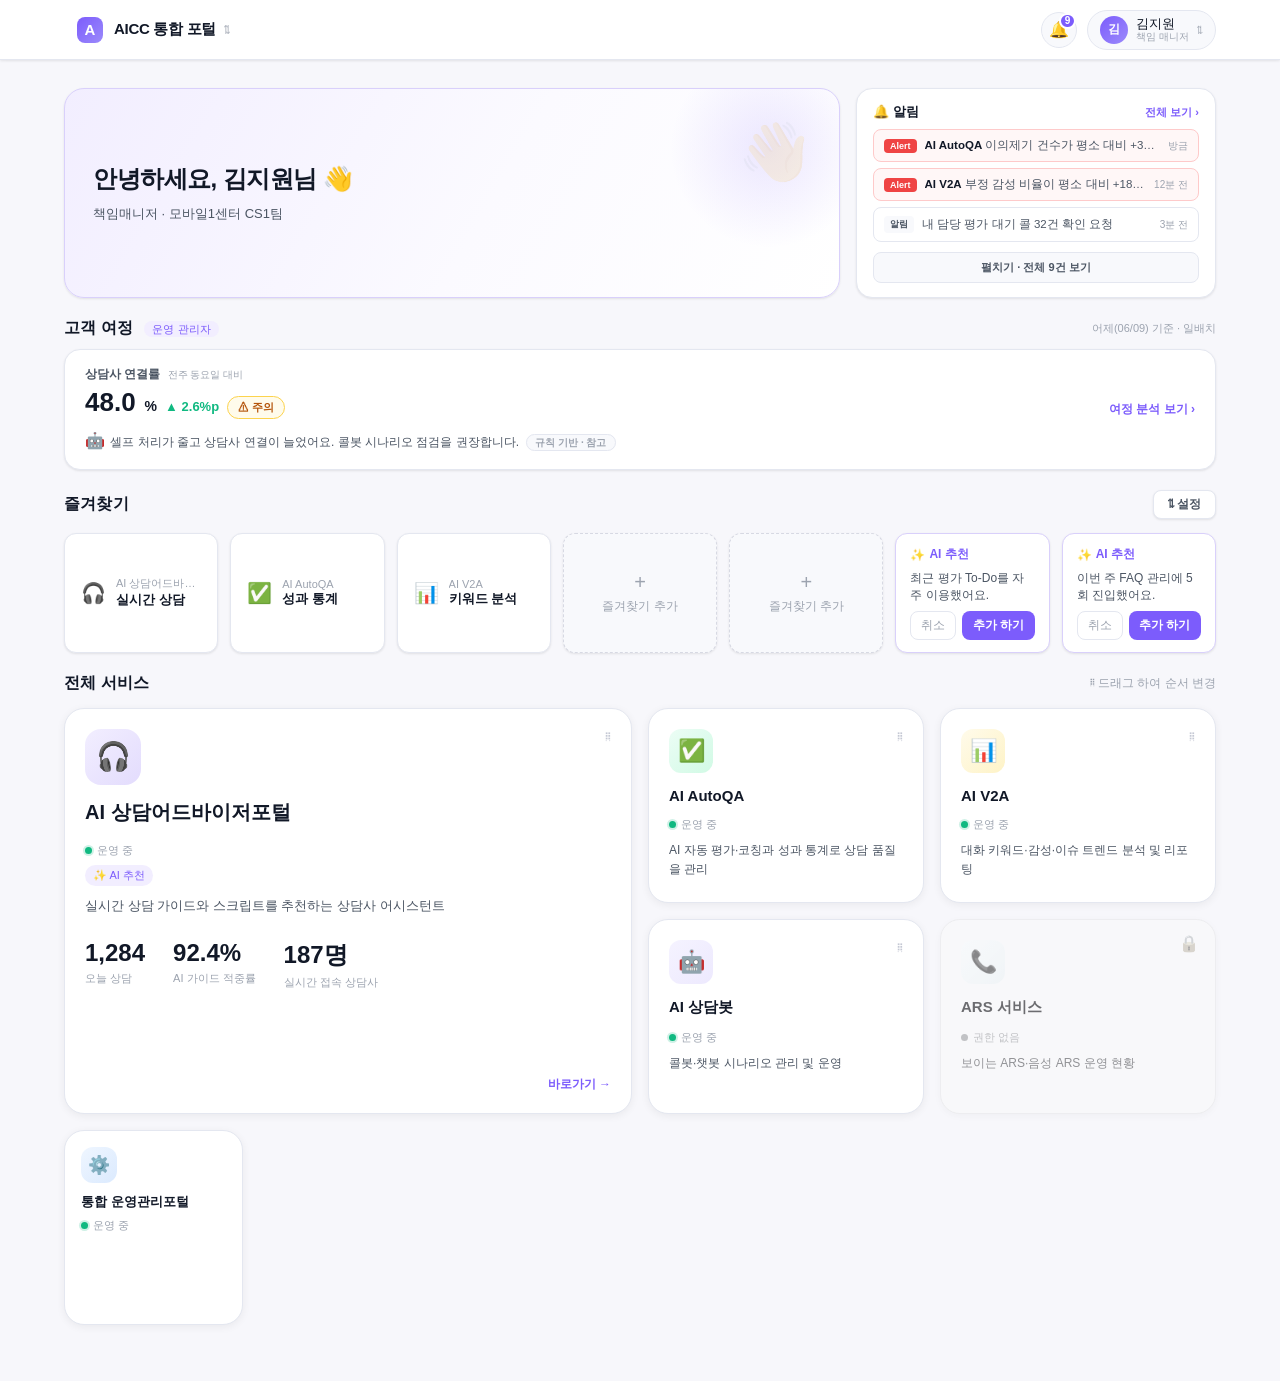
<file: index.html>
<!DOCTYPE html>
<html lang="ko">
<head>
  <meta charset="UTF-8" />
  <meta name="viewport" content="width=device-width, initial-scale=1.0" />
  <title>AICC 통합 포털</title>
  <link rel="stylesheet" href="style.css" />
</head>
<body>

<!-- GNB (고정) -->
<nav class="gnb">
  <div class="gnb-left">
    <div class="service-switcher" id="switcherBtn" onclick="toggleSwitcher()">
      <div class="gnb-logo">
        <span class="logo-mark">A</span><span class="logo-aicc">AICC 통합 포털</span>
      </div>
      <span class="switcher-arrow">⇅</span>
      <div class="switcher-dropdown">
        <div class="switcher-item active"><span class="status-dot green"></span> AI 상담어드바이저포털</div>
        <div class="switcher-item"><span class="status-dot green"></span> AI AutoQA</div>
        <div class="switcher-item"><span class="status-dot green"></span> AI V2A</div>
        <div class="switcher-item"><span class="status-dot green"></span> AI 상담봇</div>
        <div class="switcher-item"><span class="status-dot green"></span> 통합 운영관리포털</div>
      </div>
    </div>
  </div>
  <div class="gnb-right">
    <div class="gnb-icon-btn" title="알림" onclick="showToast('알림 게시판으로 이동합니다.')">
      <span class="icon">🔔</span>
      <span class="pulse-badge">9</span>
    </div>
    <div class="gnb-profile" onclick="toggleProfile()">
      <div class="avatar">김</div>
      <div class="profile-text">
        <span class="profile-name">김지원</span>
        <span class="profile-role-sm">책임 매니저</span>
      </div>
      <span class="profile-arrow">⇅</span>
      <div class="profile-dropdown">
        <div class="profile-info">
          <div class="profile-name-full">김지원</div>
          <div class="profile-role">책임매니저 · 모바일1센터 CS1팀</div>
        </div>
        <hr class="dropdown-divider"/>
        <div class="dropdown-item">설정</div>
        <div class="dropdown-item logout" onclick="showToast('로그아웃 되었습니다.')">로그아웃</div>
      </div>
    </div>
  </div>
</nav>

<!-- 메인 콘텐츠 -->
<main class="main-content">

  <!-- Hero 카드 + 통합 알림 (상단 공통 행) -->
  <div class="hero-row">
    <section class="hero-card">
      <div class="hero-card-main">
        <h1 class="hero-greeting">안녕하세요, 김지원님 👋</h1>
        <p class="hero-sub">책임매니저 · 모바일1센터 CS1팀</p>
      </div>
      <div class="hero-deco"></div>
    </section>

    <!-- 통합 알림 영역 (이상알림 + 서비스 알림) -->
    <aside class="notif-panel">
      <div class="notif-head">
        <span class="notif-title">🔔 알림</span>
        <span class="notif-more" onclick="showToast('알림 게시판으로 이동합니다.')">전체 보기 ›</span>
      </div>
      <div class="notif-list">
        <div class="notif-item alert" onclick="showToast('알림 게시판으로 이동합니다.')">
          <span class="ni-tag alert">Alert</span>
          <span class="ni-text"><strong>AI AutoQA</strong> 이의제기 건수가 평소 대비 +34% 급증</span>
          <span class="ni-time">방금</span>
        </div>
        <div class="notif-item alert" onclick="showToast('알림 게시판으로 이동합니다.')">
          <span class="ni-tag alert">Alert</span>
          <span class="ni-text"><strong>AI V2A</strong> 부정 감성 비율이 평소 대비 +18% 상승</span>
          <span class="ni-time">12분 전</span>
        </div>
        <div class="notif-item" onclick="showToast('알림 게시판으로 이동합니다.')">
          <span class="ni-tag">알림</span>
          <span class="ni-text">내 담당 평가 대기 콜 32건 확인 요청</span>
          <span class="ni-time">3분 전</span>
        </div>
      </div>
      <button class="notif-expand" onclick="showToast('알림 게시판으로 이동합니다.')">펼치기 · 전체 9건 보기</button>
    </aside>
  </div>

  <!-- 고객 여정 최소 신호 (운영 관리자 전용 슬림 스트립) -->
  <section class="digest-strip">
    <div class="digest-head">
      <span class="section-title">고객 여정 <span class="ai-chip">운영 관리자</span></span>
      <span class="funnel-updated">어제(06/09) 기준 · 일배치</span>
    </div>
    <div class="digest-card" onclick="location.href='funnel.html'">
      <div class="digest-left">
        <div class="dg-label">상담사 연결률 <span class="dg-sub">전주 동요일 대비</span></div>
        <div class="dg-value">48.0<small>%</small> <span class="dg-trend up bad">▲ 2.6%p</span> <span class="dg-flag warn">⚠ 주의</span></div>
        <div class="digest-insight"><span class="fi-icon">🤖</span> <span>셀프 처리가 줄고 상담사 연결이 늘었어요. 콜봇 시나리오 점검을 권장합니다.</span> <span class="fi-label">규칙 기반 · 참고</span></div>
      </div>
      <span class="digest-link">여정 분석 보기 ›</span>
    </div>
  </section>

  <!-- 즐겨찾기 -->
  <section class="pinned-section">
    <div class="section-header">
      <span class="section-title">즐겨찾기</span>
      <button class="btn-setting" onclick="openFavModal()">⇅ 설정</button>
    </div>
    <div class="pinned-grid" id="pinnedGrid">
      <div class="pinned-card" onclick="showToast('AI 상담어드바이저포털 › 실시간 상담으로 이동합니다.')">
        <span class="pinned-icon">🎧</span>
        <div class="pinned-info"><div class="pinned-service">AI 상담어드바이저포털</div><div class="pinned-menu">실시간 상담</div></div>
      </div>
      <div class="pinned-card" onclick="showToast('AI AutoQA › 성과 통계로 이동합니다.')">
        <span class="pinned-icon">✅</span>
        <div class="pinned-info"><div class="pinned-service">AI AutoQA</div><div class="pinned-menu">성과 통계</div></div>
      </div>
      <div class="pinned-card" onclick="showToast('AI V2A › 키워드 분석으로 이동합니다.')">
        <span class="pinned-icon">📊</span>
        <div class="pinned-info"><div class="pinned-service">AI V2A</div><div class="pinned-menu">키워드 분석</div></div>
      </div>
      <div class="pinned-card empty" onclick="openFavModal()"><span class="pinned-add">+</span><span class="empty-text">즐겨찾기 추가</span></div>
      <div class="pinned-card empty" onclick="openFavModal()"><span class="pinned-add">+</span><span class="empty-text">즐겨찾기 추가</span></div>
      <div class="reco-card">
        <div class="reco-head"><span class="reco-spark">✨</span> AI 추천</div>
        <div class="reco-text">최근 평가 To-Do를 자주 이용했어요.</div>
        <div class="reco-btns"><button class="reco-cancel" onclick="dismissReco(this)">취소</button><button class="reco-add" onclick="addReco(this,'평가 To-Do')">추가 하기</button></div>
      </div>
      <div class="reco-card">
        <div class="reco-head"><span class="reco-spark">✨</span> AI 추천</div>
        <div class="reco-text">이번 주 FAQ 관리에 5회 진입했어요.</div>
        <div class="reco-btns"><button class="reco-cancel" onclick="dismissReco(this)">취소</button><button class="reco-add" onclick="addReco(this,'FAQ 관리')">추가 하기</button></div>
      </div>
    </div>
  </section>

  <!-- 전체 서비스 -->
  <section class="bento-section">
    <div class="section-header">
      <span class="section-title">전체 서비스</span>
      <span class="drag-hint">⠿ 드래그 하여 순서 변경</span>
    </div>
    <div class="bento-grid">

      <!-- Large: AI 상담어드바이저포털 -->
      <div class="bento-card large active card-advisor" onclick="showToast('AI 상담어드바이저포털로 이동합니다.')">
        <div class="card-header">
          <div class="card-icon-wrap"><div class="card-icon-bg">🎧</div></div>
          <span class="card-grip">⠿</span>
        </div>
        <div class="card-body">
          <div class="card-title">AI 상담어드바이저포털</div>
          <div class="card-status"><span class="status-dot green"></span><span class="status-text">운영 중</span></div>
          <span class="ai-label">✨ AI 추천</span>
          <div class="card-desc">실시간 상담 가이드와 스크립트를 추천하는 상담사 어시스턴트</div>
          <div class="card-stats">
            <div class="card-stat-item"><div class="card-stat-value">1,284</div><div class="card-stat-label">오늘 상담</div></div>
            <div class="card-stat-item"><div class="card-stat-value">92.4%</div><div class="card-stat-label">AI 가이드 적중률</div></div>
            <div class="card-stat-item"><div class="card-stat-value">187명</div><div class="card-stat-label">실시간 접속 상담사</div></div>
          </div>
        </div>
        <div class="card-footer"><span class="card-go">바로가기 →</span></div>
      </div>

      <!-- Medium: AI AutoQA -->
      <div class="bento-card medium active card-autoqa" onclick="showToast('AI AutoQA로 이동합니다.')">
        <div class="card-header">
          <div class="card-icon-wrap"><div class="card-icon-bg">✅</div></div>
          <span class="card-grip">⠿</span>
        </div>
        <div class="card-body">
          <div class="card-title">AI AutoQA</div>
          <div class="card-status"><span class="status-dot green"></span><span class="status-text">운영 중</span></div>
          <div class="card-desc">AI 자동 평가·코칭과 성과 통계로 상담 품질을 관리</div>
        </div>
      </div>

      <!-- Medium: AI V2A -->
      <div class="bento-card medium active card-insight" onclick="showToast('AI V2A로 이동합니다.')">
        <div class="card-header">
          <div class="card-icon-wrap"><div class="card-icon-bg">📊</div></div>
          <span class="card-grip">⠿</span>
        </div>
        <div class="card-body">
          <div class="card-title">AI V2A</div>
          <div class="card-status"><span class="status-dot green"></span><span class="status-text">운영 중</span></div>
          <div class="card-desc">대화 키워드·감성·이슈 트렌드 분석 및 리포팅</div>
        </div>
      </div>

      <!-- Medium: AI 상담봇 -->
      <div class="bento-card medium active card-bot" onclick="showToast('AI 상담봇으로 이동합니다.')">
        <div class="card-header">
          <div class="card-icon-wrap"><div class="card-icon-bg">🤖</div></div>
          <span class="card-grip">⠿</span>
        </div>
        <div class="card-body">
          <div class="card-title">AI 상담봇</div>
          <div class="card-status"><span class="status-dot green"></span><span class="status-text">운영 중</span></div>
          <div class="card-desc">콜봇·챗봇 시나리오 관리 및 운영</div>
        </div>
      </div>

      <!-- Medium: ARS 서비스 (권한 없음 · disabled) -->
      <div class="bento-card medium disabled-card card-ars" onclick="openPermModal('ARS 서비스')">
        <span class="lock-overlay">🔒</span>
        <div class="card-header">
          <div class="card-icon-wrap"><div class="card-icon-bg">📞</div></div>
        </div>
        <div class="card-body">
          <div class="card-title">ARS 서비스</div>
          <div class="card-status"><span class="status-dot gray"></span><span class="status-text">권한 없음</span></div>
          <div class="card-desc">보이는 ARS·음성 ARS 운영 현황</div>
        </div>
      </div>

      <!-- Small: 통합 운영관리포털 -->
      <div class="bento-card small active card-ops" onclick="showToast('통합 운영관리포털로 이동합니다.')">
        <div class="card-header">
          <div class="card-icon-wrap"><div class="card-icon-bg">⚙️</div></div>
        </div>
        <div class="card-body">
          <div class="card-title">통합 운영관리포털</div>
          <div class="card-status"><span class="status-dot green"></span><span class="status-text">운영 중</span></div>
        </div>
      </div>

    </div>
  </section>
</main>

<!-- 즐겨찾기 설정 모달 -->
<div class="modal-overlay" id="favModal" onclick="closeFavModal(event)">
  <div class="modal">
    <div class="modal-header">
      <h2 class="modal-title">즐겨찾기 설정</h2>
    </div>
    <p class="modal-desc">자주 쓰는 서비스 메뉴를 화면에 고정합니다. <span id="favCount">(2/5)</span></p>
    <div class="fav-slots" id="favSlots">
      <div class="fav-slot">
        <span class="fav-num">1</span>
        <select class="fav-select"><option>AI 상담어드바이저포털</option><option>AI AutoQA</option><option>AI V2A</option><option>AI 상담봇</option><option>통합 운영관리포털</option></select>
        <select class="fav-select"><option>실시간 상담</option><option>대시보드</option><option>모니터링</option></select>
        <button class="fav-del" onclick="removeFavSlot(this)">🗑</button>
      </div>
      <div class="fav-slot">
        <span class="fav-num">2</span>
        <select class="fav-select"><option>통합 운영관리포털</option><option>AI 상담어드바이저포털</option><option>AI AutoQA</option><option>AI V2A</option><option>AI 상담봇</option></select>
        <select class="fav-select placeholder"><option>메뉴 선택</option><option>주간 리포트</option><option>월간 리포트</option></select>
        <button class="fav-del" onclick="removeFavSlot(this)">🗑</button>
      </div>
    </div>
    <button class="fav-add-btn" onclick="addFavSlot()">+ 즐겨찾기 추가</button>
    <div class="modal-footer">
      <button class="btn-cancel" onclick="closeFavModalDirect()">취소</button>
      <button class="btn-save" onclick="saveFav()">배정</button>
    </div>
  </div>
</div>

<!-- 권한 안내 Modal -->
<div class="modal-overlay" id="permModal" onclick="closePermModal(event)">
  <div class="modal perm-modal">
    <div class="perm-icon">🔒</div>
    <h2 class="perm-title">사용 권한 필요</h2>
    <p class="perm-desc"><strong id="permService">서비스</strong> 접근 권한이 없습니다.<br/>관리자에게 요청하세요.</p>
    <div class="perm-btns">
      <button class="btn-cancel" onclick="closePermModalDirect()">닫기</button>
      <button class="btn-save" onclick="requestPerm()">관리자에게 요청</button>
    </div>
  </div>
</div>

<div class="toast" id="toast"></div>
<script src="script.js"></script>
</body>
</html>
</file>
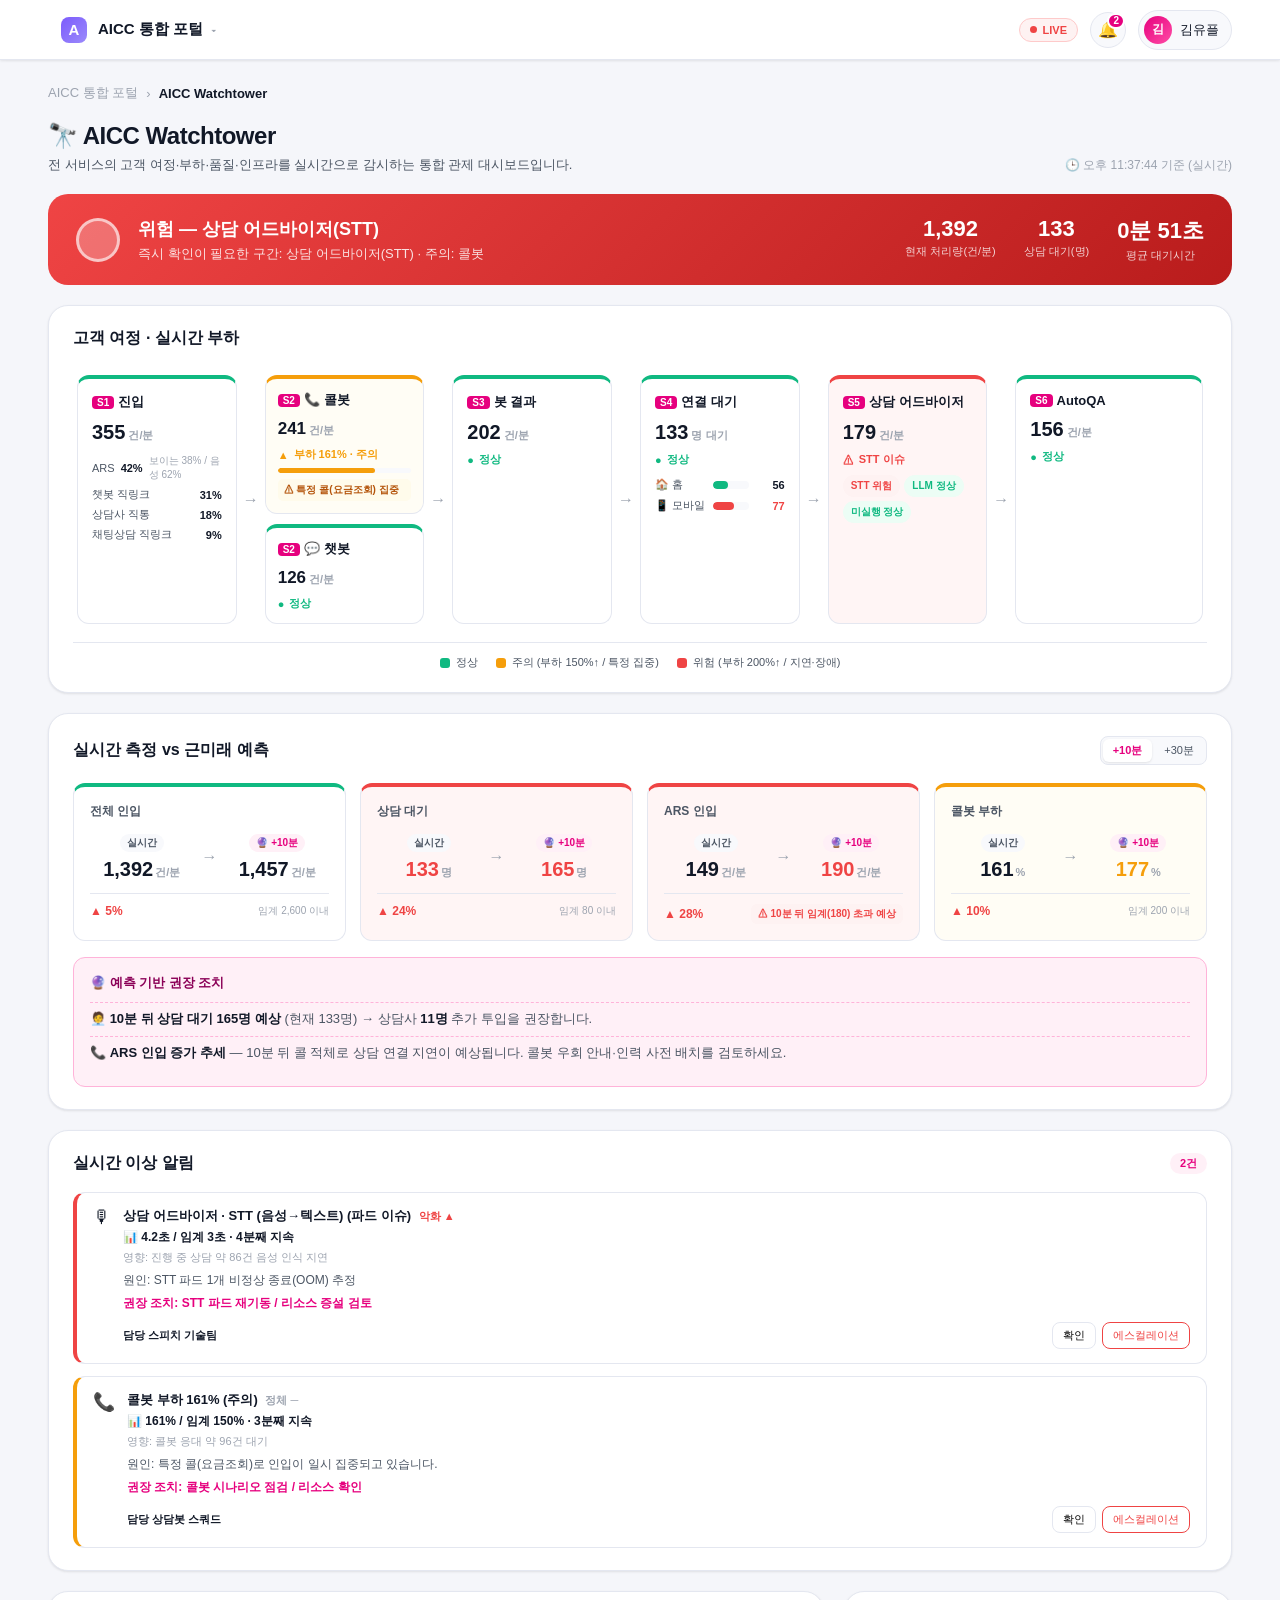
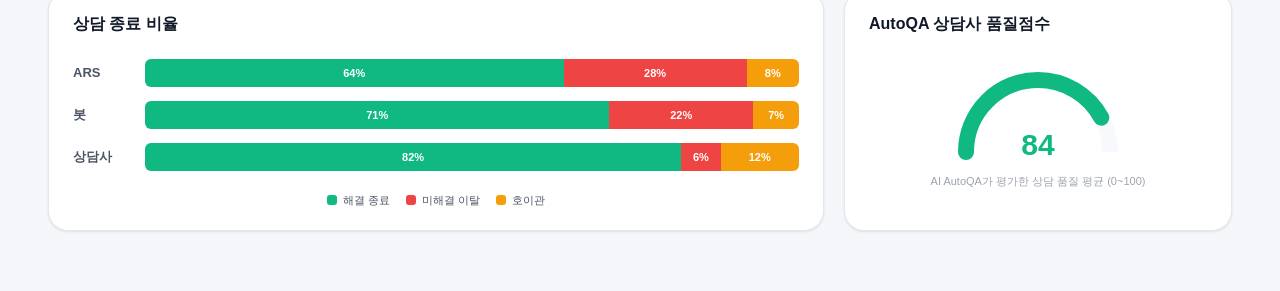
<file: aiccdashboard.html>
<!DOCTYPE html>
<html lang="ko">
<head>
  <meta charset="UTF-8" />
  <meta name="viewport" content="width=device-width, initial-scale=1.0" />
  <title>AICC 통합 포털 · AICC Watchtower</title>
  <link rel="stylesheet" href="funnel.css" />
  <link rel="stylesheet" href="dashboard.css" />
  <script src="gate.js"></script>
</head>
<body>

<!-- GNB -->
<nav class="gnb">
  <div class="gnb-left">
    <div class="service-switcher" id="switcherBtn" onclick="toggleSwitcher()">
      <div class="gnb-logo">
        <span class="logo-mark">A</span><span class="logo-aicc">AICC 통합 포털</span>
      </div>
      <span class="switcher-arrow">▾</span>
      <div class="switcher-dropdown">
        <div class="switcher-item" onclick="location.href='index.html'"><span class="status-dot green"></span> AI 상담어드바이저포털</div>
        <div class="switcher-item"><span class="status-dot green"></span> AI AutoQA</div>
        <div class="switcher-item"><span class="status-dot green"></span> AI V2A</div>
        <div class="switcher-item"><span class="status-dot green"></span> AI 상담봇</div>
        <div class="switcher-item"><span class="status-dot green"></span> 통합 운영관리포털</div>
      </div>
    </div>
  </div>
  <div class="gnb-right">
    <div class="live-badge"><span class="live-dot"></span> LIVE</div>
    <div class="gnb-icon-btn" title="알림"><span class="icon">🔔</span><span class="pulse-badge" id="alertBadge">0</span></div>
    <div class="gnb-profile"><div class="avatar">김</div><span class="profile-name">김유플</span></div>
  </div>
</nav>

<main class="main-content">

  <!-- 브레드크럼 -->
  <nav class="breadcrumb">
    <span class="bc-home" onclick="location.href='index.html'">AICC 통합 포털</span>
    <span class="bc-sep">›</span>
    <span class="bc-current">AICC Watchtower</span>
  </nav>

  <!-- 페이지 헤더 -->
  <header class="page-header">
    <div class="page-title-wrap">
      <h1 class="page-title">🔭 AICC Watchtower</h1>
      <p class="page-sub">전 서비스의 고객 여정·부하·품질·인프라를 실시간으로 감시하는 통합 관제 대시보드입니다.</p>
    </div>
    <div class="page-meta">
      <span class="update-time" id="liveClock">🕒 --:--:--</span>
    </div>
  </header>

  <!-- 1. 전체 시스템 상태 신호등 -->
  <section class="status-banner" id="statusBanner">
    <div class="sb-left">
      <span class="sb-signal" id="sbSignal"></span>
      <div>
        <div class="sb-title" id="sbTitle">시스템 정상 운영 중</div>
        <div class="sb-sub" id="sbSub">모든 서비스가 정상 범위에서 동작하고 있습니다.</div>
      </div>
    </div>
    <div class="sb-right" id="sbMetrics"><!-- JS --></div>
  </section>

  <!-- 2. 고객 여정 · 실시간 부하 -->
  <section class="panel">
    <div class="panel-header">
      <h2 class="panel-title">고객 여정 · 실시간 부하</h2>
    </div>
    <div class="dash-flow" id="dashFlow"><!-- JS --></div>
    <div class="journey-legend">
      <span class="jl-item"><i class="load-dot normal"></i> 정상</span>
      <span class="jl-item"><i class="load-dot warn"></i> 주의 (부하 150%↑ / 특정 집중)</span>
      <span class="jl-item"><i class="load-dot crit"></i> 위험 (부하 200%↑ / 지연·장애)</span>
    </div>
  </section>

  <!-- 2-1. 예측 레인 (Measurement vs Predictive) -->
  <section class="panel forecast-panel">
    <div class="panel-header">
      <h2 class="panel-title">실시간 측정 vs 근미래 예측</h2>
      <div class="seg-control small" id="horizonSeg">
        <button class="seg-btn active" data-h="10">+10분</button>
        <button class="seg-btn" data-h="30">+30분</button>
      </div>
    </div>
    <div class="forecast-grid" id="forecastGrid"><!-- JS --></div>
    <div class="forecast-reco" id="forecastReco"><!-- JS --></div>
  </section>

  <!-- 3. 실시간 이상 알림 (여정 바로 아래) -->
  <section class="panel watch-panel">
    <div class="panel-header">
      <h2 class="panel-title">실시간 이상 알림</h2>
      <span class="insight-count" id="watchCount">0건</span>
    </div>
    <div class="watch-list" id="watchList"><!-- JS --></div>
  </section>

  <!-- 4. 종료 비율 + AutoQA -->
  <section class="quality-row">
    <div class="panel end-panel">
      <div class="panel-header"><h2 class="panel-title">상담 종료 비율</h2></div>
      <div class="end-bars" id="endBars"><!-- JS --></div>
    </div>
    <div class="panel quality-panel">
      <div class="panel-header"><h2 class="panel-title">AutoQA 상담사 품질점수</h2></div>
      <div class="gauge" id="qaGauge"></div>
      <div class="quality-sub">AI AutoQA가 평가한 상담 품질 평균 (0~100)</div>
    </div>
  </section>

</main>

<div class="toast" id="toast"></div>
<script src="dashboard.js"></script>
</body>
</html>
</file>
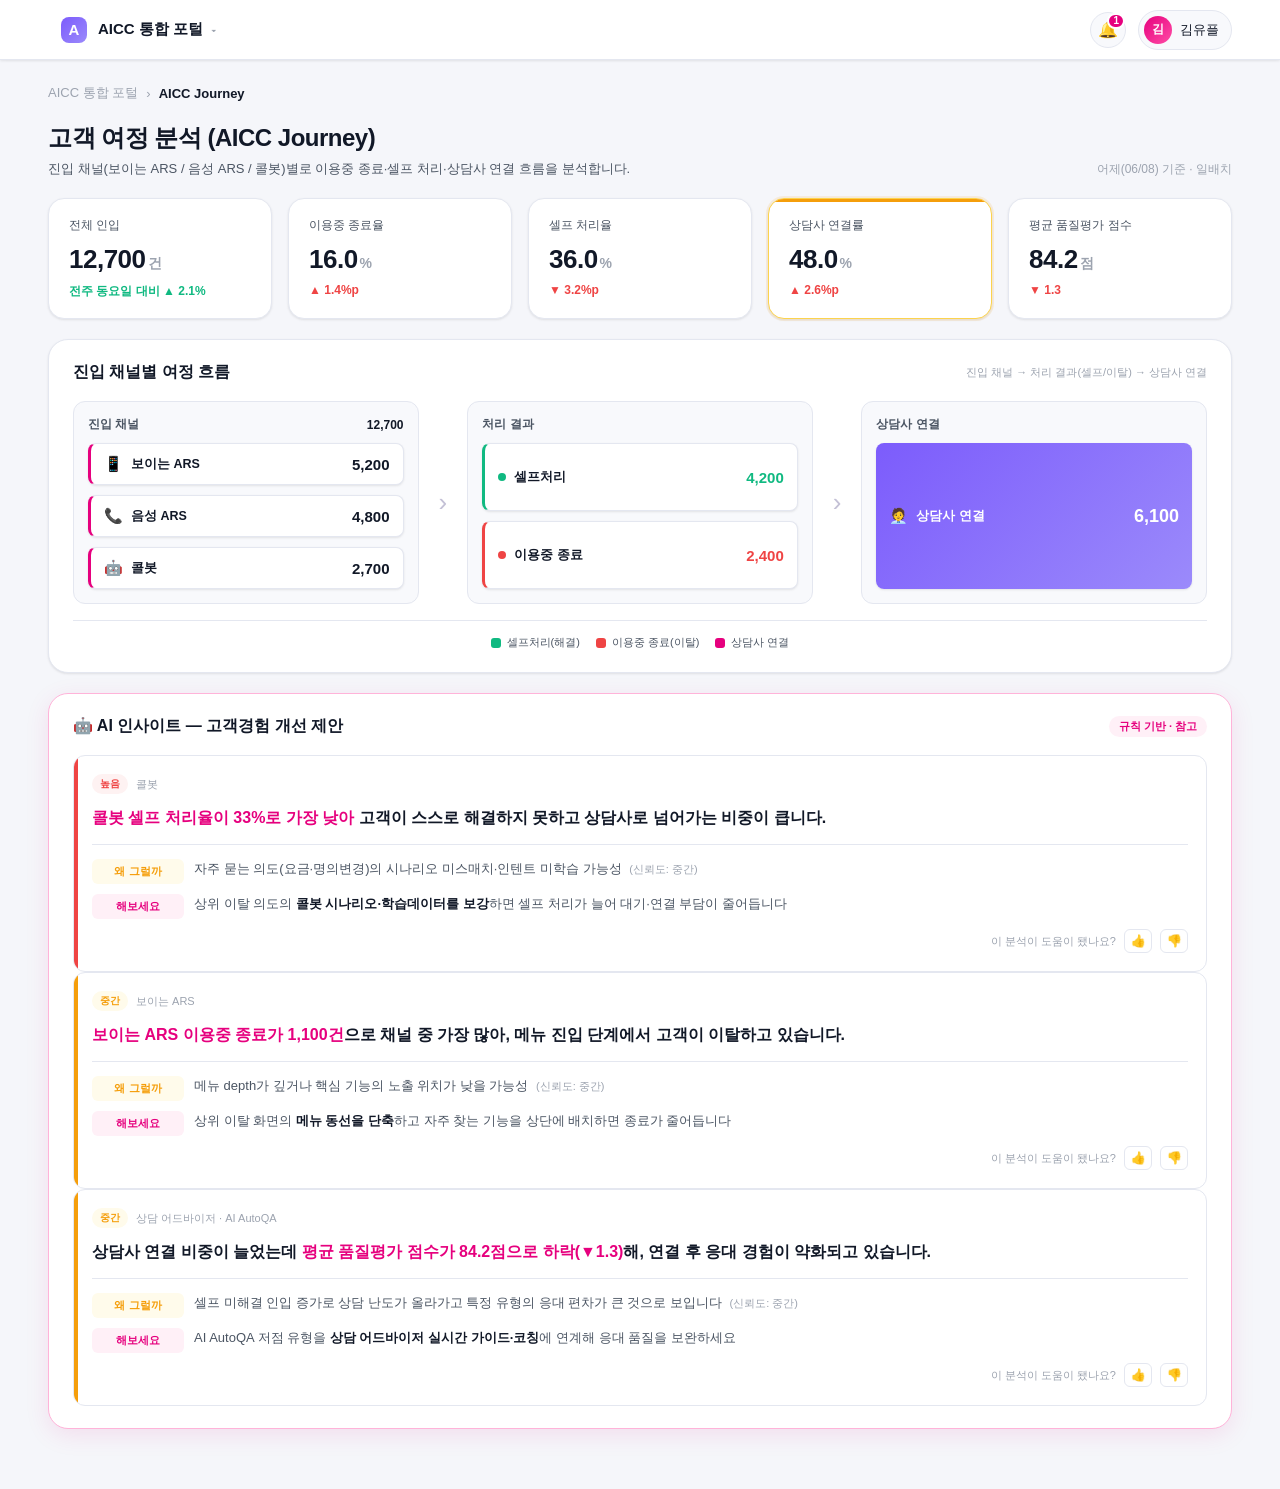
<file: funnel.html>
<!DOCTYPE html>
<html lang="ko">
<head>
  <meta charset="UTF-8" />
  <meta name="viewport" content="width=device-width, initial-scale=1.0" />
  <title>AICC 통합 포털 · AICC Journey</title>
  <link rel="stylesheet" href="funnel.css" />
  <script src="gate.js"></script>
</head>
<body>

<!-- GNB -->
<nav class="gnb">
  <div class="gnb-left">
    <div class="service-switcher" id="switcherBtn" onclick="toggleSwitcher()">
      <div class="gnb-logo">
        <span class="logo-mark">A</span><span class="logo-aicc">AICC 통합 포털</span>
      </div>
      <span class="switcher-arrow">▾</span>
      <div class="switcher-dropdown">
        <div class="switcher-item" onclick="location.href='index.html'"><span class="status-dot green"></span> AI 상담어드바이저포털</div>
        <div class="switcher-item"><span class="status-dot green"></span> AI AutoQA</div>
        <div class="switcher-item"><span class="status-dot green"></span> AI V2A</div>
        <div class="switcher-item"><span class="status-dot green"></span> AI 상담봇</div>
        <div class="switcher-item"><span class="status-dot green"></span> 통합 운영관리포털</div>
      </div>
    </div>
  </div>
  <div class="gnb-right">
    <div class="gnb-icon-btn" title="알림"><span class="icon">🔔</span><span class="pulse-badge">1</span></div>
    <div class="gnb-profile">
      <div class="avatar">김</div>
      <span class="profile-name">김유플</span>
    </div>
  </div>
</nav>

<main class="main-content">

  <!-- 브레드크럼 -->
  <nav class="breadcrumb">
    <span class="bc-home" onclick="location.href='index.html'">AICC 통합 포털</span>
    <span class="bc-sep">›</span>
    <span class="bc-current">AICC Journey</span>
  </nav>

  <!-- 페이지 헤더 -->
  <header class="page-header">
    <div class="page-title-wrap">
      <h1 class="page-title">고객 여정 분석 (AICC Journey)</h1>
      <p class="page-sub">진입 채널(보이는 ARS / 음성 ARS / 콜봇)별로 이용중 종료·셀프 처리·상담사 연결 흐름을 분석합니다.</p>
    </div>
    <div class="page-meta">
      <span class="update-time">어제(06/08) 기준 · 일배치</span>
    </div>
  </header>

  <!-- KPI 행 -->
  <section class="kpi-row">
    <div class="kpi-card"><div class="kpi-label">전체 인입</div><div class="kpi-value">12,700<span class="kpi-unit">건</span></div><div class="kpi-trend up">전주 동요일 대비 ▲ 2.1%</div></div>
    <div class="kpi-card"><div class="kpi-label">이용중 종료율</div><div class="kpi-value">16.0<span class="kpi-unit">%</span></div><div class="kpi-trend up bad">▲ 1.4%p</div></div>
    <div class="kpi-card"><div class="kpi-label">셀프 처리율</div><div class="kpi-value">36.0<span class="kpi-unit">%</span></div><div class="kpi-trend down bad">▼ 3.2%p</div></div>
    <div class="kpi-card alert"><div class="kpi-label">상담사 연결률</div><div class="kpi-value">48.0<span class="kpi-unit">%</span></div><div class="kpi-trend up bad">▲ 2.6%p</div></div>
    <div class="kpi-card"><div class="kpi-label">평균 품질평가 점수</div><div class="kpi-value">84.2<span class="kpi-unit">점</span></div><div class="kpi-trend down bad">▼ 1.3</div></div>
  </section>

  <!-- 채널별 Journey Flow -->
  <section class="panel journey-panel">
    <div class="panel-header">
      <h2 class="panel-title">진입 채널별 여정 흐름</h2>
      <span class="panel-hint">진입 채널 → 처리 결과(셀프/이탈) → 상담사 연결</span>
    </div>
    <div class="jflow">
      <!-- 단계 1: 진입 채널 -->
      <div class="jf-stage">
        <div class="jf-stage-h">진입 채널 <span>12,700</span></div>
        <div class="jf-nodes">
          <div class="jf-node ch"><span class="jf-ico">📱</span><span class="jf-nm">보이는 ARS</span><b>5,200</b></div>
          <div class="jf-node ch"><span class="jf-ico">📞</span><span class="jf-nm">음성 ARS</span><b>4,800</b></div>
          <div class="jf-node ch"><span class="jf-ico">🤖</span><span class="jf-nm">콜봇</span><b>2,700</b></div>
        </div>
      </div>
      <div class="jf-arrow">›</div>
      <!-- 단계 2: 처리 결과 -->
      <div class="jf-stage">
        <div class="jf-stage-h">처리 결과</div>
        <div class="jf-nodes">
          <div class="jf-node self"><span class="jf-dot"></span><span class="jf-nm">셀프처리</span><b>4,200</b></div>
          <div class="jf-node end"><span class="jf-dot"></span><span class="jf-nm">이용중 종료</span><b>2,400</b></div>
        </div>
      </div>
      <div class="jf-arrow">›</div>
      <!-- 단계 3: 상담사 연결 -->
      <div class="jf-stage">
        <div class="jf-stage-h">상담사 연결</div>
        <div class="jf-nodes">
          <div class="jf-node agent"><span class="jf-ico">🧑‍💼</span><span class="jf-nm">상담사 연결</span><b>6,100</b></div>
        </div>
      </div>
    </div>

    <div class="cj-legend">
      <span class="cjl-item"><i class="cjl-dot self"></i> 셀프처리(해결)</span>
      <span class="cjl-item"><i class="cjl-dot end"></i> 이용중 종료(이탈)</span>
      <span class="cjl-item"><i class="cjl-dot agent"></i> 상담사 연결</span>
    </div>
  </section>

  <!-- AI 인사이트 -->
  <section class="panel insight-panel">
    <div class="panel-header">
      <h2 class="panel-title">🤖 AI 인사이트 — 고객경험 개선 제안</h2>
      <span class="insight-count">규칙 기반 · 참고</span>
    </div>

    <div class="insight-card sev-high">
      <div class="ic-head"><span class="ic-severity high">높음</span><span class="ic-topic">콜봇</span></div>
      <div class="ic-fact"><strong>콜봇 셀프 처리율이 33%로 가장 낮아</strong> 고객이 스스로 해결하지 못하고 상담사로 넘어가는 비중이 큽니다.</div>
      <div class="ic-body">
        <div class="ic-row"><span class="ic-key cause">왜 그럴까</span><span class="ic-val">자주 묻는 의도(요금·명의변경)의 시나리오 미스매치·인텐트 미학습 가능성 <span class="ic-confidence">(신뢰도: 중간)</span></span></div>
        <div class="ic-row"><span class="ic-key action">해보세요</span><span class="ic-val">상위 이탈 의도의 <strong>콜봇 시나리오·학습데이터를 보강</strong>하면 셀프 처리가 늘어 대기·연결 부담이 줄어듭니다</span></div>
      </div>
      <div class="ic-feedback"><span class="ic-fb-label">이 분석이 도움이 됐나요?</span><button class="ic-fb-icon">👍</button><button class="ic-fb-icon">👎</button></div>
    </div>

    <div class="insight-card sev-mid">
      <div class="ic-head"><span class="ic-severity mid">중간</span><span class="ic-topic">보이는 ARS</span></div>
      <div class="ic-fact"><strong>보이는 ARS 이용중 종료가 1,100건</strong>으로 채널 중 가장 많아, 메뉴 진입 단계에서 고객이 이탈하고 있습니다.</div>
      <div class="ic-body">
        <div class="ic-row"><span class="ic-key cause">왜 그럴까</span><span class="ic-val">메뉴 depth가 깊거나 핵심 기능의 노출 위치가 낮을 가능성 <span class="ic-confidence">(신뢰도: 중간)</span></span></div>
        <div class="ic-row"><span class="ic-key action">해보세요</span><span class="ic-val">상위 이탈 화면의 <strong>메뉴 동선을 단축</strong>하고 자주 찾는 기능을 상단에 배치하면 종료가 줄어듭니다</span></div>
      </div>
      <div class="ic-feedback"><span class="ic-fb-label">이 분석이 도움이 됐나요?</span><button class="ic-fb-icon">👍</button><button class="ic-fb-icon">👎</button></div>
    </div>

    <div class="insight-card sev-mid">
      <div class="ic-head"><span class="ic-severity mid">중간</span><span class="ic-topic">상담 어드바이저 · AI AutoQA</span></div>
      <div class="ic-fact">상담사 연결 비중이 늘었는데 <strong>평균 품질평가 점수가 84.2점으로 하락(▼1.3)</strong>해, 연결 후 응대 경험이 약화되고 있습니다.</div>
      <div class="ic-body">
        <div class="ic-row"><span class="ic-key cause">왜 그럴까</span><span class="ic-val">셀프 미해결 인입 증가로 상담 난도가 올라가고 특정 유형의 응대 편차가 큰 것으로 보입니다 <span class="ic-confidence">(신뢰도: 중간)</span></span></div>
        <div class="ic-row"><span class="ic-key action">해보세요</span><span class="ic-val">AI AutoQA 저점 유형을 <strong>상담 어드바이저 실시간 가이드·코칭</strong>에 연계해 응대 품질을 보완하세요</span></div>
      </div>
      <div class="ic-feedback"><span class="ic-fb-label">이 분석이 도움이 됐나요?</span><button class="ic-fb-icon">👍</button><button class="ic-fb-icon">👎</button></div>
    </div>
  </section>

</main>

<div class="toast" id="toast"></div>
<script>
  function toggleSwitcher(){ document.getElementById('switcherBtn').classList.toggle('open'); }
  document.addEventListener('click', (e)=>{ const s=document.getElementById('switcherBtn'); if(s && !s.contains(e.target)) s.classList.remove('open'); });
</script>
</body>
</html>
</file>
<file: style.css>
/* ===== RESET & BASE ===== */
*, *::before, *::after { box-sizing: border-box; margin: 0; padding: 0; }

:root {
  /* 브랜드 — 퍼플 (AICC 통합 콘솔) */
  --uplus-magenta: #7C5CFC;
  --uplus-magenta-light: #9B8AFB;
  --uplus-magenta-pale: #F2EEFF;
  --uplus-magenta-border: #D9D0FB;

  /* Hero 그라디언트 (미사용 — 평문 헤더로 대체) */
  --hero-from: #9B8AFB;
  --hero-to: #7C5CFC;

  /* 사용자 액센트 */
  --user-color: #6D4DF0;
  --user-light: #EFEAFE;

  /* 기본 UI */
  --bg: #F5F6FA;
  --bg-card: #FFFFFF;
  --bg-subtle: #F8F9FC;
  --border: #E4E7F0;
  --border-hover: #C8CEDE;

  /* 텍스트 */
  --text-primary: #111827;
  --text-secondary: #4B5563;
  --text-muted: #9CA3AF;

  /* 액센트 (서비스 카드용) */
  --accent: #4F6EF7;
  --accent-light: #EEF1FE;
  --accent-hover: #3B5BDB;

  /* 상태 컬러 */
  --green: #10B981;
  --green-light: #ECFDF5;
  --yellow: #F59E0B;
  --yellow-light: #FFFBEB;
  --red: #EF4444;
  --red-light: #FEF2F2;
  --blue: #3B82F6;
  --blue-light: #EFF6FF;
  --purple: #8B5CF6;
  --purple-light: #F5F3FF;
  --gray: #9CA3AF;

  --gnb-height: 60px;
  --radius-xl: 20px;
  --radius-lg: 16px;
  --radius-md: 12px;
  --radius-sm: 8px;
  --shadow-sm: 0 1px 3px rgba(0,0,0,0.06), 0 1px 2px rgba(0,0,0,0.04);
  --shadow: 0 4px 16px rgba(0,0,0,0.08), 0 1px 4px rgba(0,0,0,0.04);
  --shadow-hover: 0 12px 32px rgba(230,0,126,0.12), 0 4px 12px rgba(0,0,0,0.08);
  --shadow-card: 0 2px 8px rgba(0,0,0,0.06);
}

body {
  font-family: 'Pretendard', 'Apple SD Gothic Neo', 'Noto Sans KR', sans-serif;
  background: var(--bg);
  min-height: 100vh;
  color: var(--text-primary);
}

/* ===== ANOMALY BANNER ===== */
.anomaly-banner {
  display: flex; align-items: center; gap: 10px;
  background: #fff5f5; border-bottom: 1px solid #fecaca;
  padding: 10px 64px; font-size: 13px;
  position: sticky; top: 0; z-index: 200;
  width: 100%;
}
.anomaly-icon { font-size: 15px; }
.anomaly-text { flex: 1; color: #b91c1c; }
.anomaly-link { color: var(--red); text-decoration: underline; font-weight: 600; white-space: nowrap; }
.anomaly-close {
  background: none; border: none; color: #9ca3af;
  cursor: pointer; font-size: 14px; padding: 2px 6px;
  border-radius: 4px; transition: color 0.2s;
}
.anomaly-close:hover { color: var(--text-primary); }

/* ===== GNB ===== */
.gnb {
  height: var(--gnb-height);
  display: flex; align-items: center; justify-content: space-between;
  padding: 0 64px;
  background: #fff; border-bottom: 1px solid var(--border);
  position: sticky; top: 0; z-index: 100;
  box-shadow: var(--shadow-sm);
  width: 100%;
}
.gnb-left { display: flex; align-items: center; gap: 20px; }
.gnb-logo { display: flex; align-items: center; gap: 3px; }
.logo-uplus { font-size: 18px; font-weight: 900; color: var(--uplus-magenta); letter-spacing: -0.5px; }
.logo-aicc  { font-size: 16px; font-weight: 700; color: var(--text-primary); letter-spacing: -0.3px; }

/* Service Switcher (로고 = 스위처) */
.service-switcher {
  position: relative; display: flex; align-items: center; gap: 8px;
  padding: 6px 12px; background: transparent;
  border: 1px solid transparent; border-radius: var(--radius-sm);
  cursor: pointer; transition: all 0.2s; user-select: none;
}
.service-switcher:hover { background: var(--uplus-magenta-pale); border-color: var(--uplus-magenta-border); }
.service-switcher.open { background: var(--uplus-magenta-pale); border-color: var(--uplus-magenta-border); }
.switcher-arrow { font-size: 11px; color: var(--text-muted); transition: transform 0.2s; }
.service-switcher.open .switcher-arrow { transform: rotate(180deg); }
.switcher-dropdown {
  display: none; position: absolute; top: calc(100% + 8px); left: 0;
  min-width: 240px; background: #fff;
  border: 1px solid var(--border); border-radius: var(--radius-md);
  box-shadow: var(--shadow); overflow: hidden; z-index: 300;
}
.service-switcher.open .switcher-dropdown { display: block; }
.switcher-item {
  display: flex; align-items: center; gap: 10px;
  padding: 11px 16px; font-size: 13px;
  color: var(--text-secondary); cursor: pointer; transition: background 0.15s;
}
.switcher-item:hover { background: var(--bg-subtle); color: var(--text-primary); }
.switcher-item.active { color: var(--uplus-magenta); font-weight: 600; background: var(--uplus-magenta-pale); }
.switcher-badge.warning { margin-left: auto; color: var(--yellow); font-size: 13px; }

/* GNB Right */
.gnb-right { display: flex; align-items: center; gap: 10px; }
.gnb-icon-btn {
  position: relative; width: 36px; height: 36px;
  display: flex; align-items: center; justify-content: center;
  background: var(--bg-subtle); border: 1px solid var(--border);
  border-radius: 50%; cursor: pointer; transition: all 0.2s;
}
.gnb-icon-btn:hover { background: var(--uplus-magenta-pale); border-color: var(--uplus-magenta); }
.icon { font-size: 16px; }

/* Profile */
.gnb-profile {
  position: relative; display: flex; align-items: center; gap: 8px;
  padding: 5px 12px 5px 5px;
  background: var(--bg-subtle); border: 1px solid var(--border);
  border-radius: 20px; cursor: pointer; transition: all 0.2s; user-select: none;
}
.gnb-profile:hover { background: var(--uplus-magenta-pale); border-color: var(--uplus-magenta); }
.avatar {
  width: 28px; height: 28px;
  background: linear-gradient(135deg, var(--uplus-magenta), #FF4DA6);
  border-radius: 50%;
  display: flex; align-items: center; justify-content: center;
  font-size: 12px; font-weight: 700; color: white;
}
.profile-name { font-size: 13px; font-weight: 500; color: var(--text-primary); }
.profile-arrow { font-size: 10px; color: var(--text-muted); transition: transform 0.2s; }
.gnb-profile.open .profile-arrow { transform: rotate(180deg); }
.profile-dropdown {
  display: none; position: absolute; top: calc(100% + 8px); right: 0;
  min-width: 200px; background: #fff;
  border: 1px solid var(--border); border-radius: var(--radius-md);
  box-shadow: var(--shadow); overflow: hidden; z-index: 300;
}
.gnb-profile.open .profile-dropdown { display: block; }
.profile-info { padding: 14px 16px; }
.profile-name-full { font-size: 14px; font-weight: 600; }
.profile-role { font-size: 12px; color: var(--text-muted); margin-top: 3px; }
.dropdown-divider { border: none; border-top: 1px solid var(--border); }
.dropdown-item {
  padding: 11px 16px; font-size: 13px;
  color: var(--text-secondary); cursor: pointer; transition: background 0.15s;
}
.dropdown-item:hover { background: var(--bg-subtle); color: var(--text-primary); }
.dropdown-item.logout { color: var(--red); }

/* Pulse Badge */
.pulse-badge {
  position: absolute; top: 0; right: 0;
  min-width: 16px; height: 16px;
  background: var(--uplus-magenta); border-radius: 8px;
  font-size: 10px; font-weight: 700; color: white;
  display: flex; align-items: center; justify-content: center;
  padding: 0 4px; border: 2px solid #fff;
  animation: pulse 2s infinite;
}
@keyframes pulse {
  0%,100% { box-shadow: 0 0 0 0 rgba(230,0,126,0.5); }
  50% { box-shadow: 0 0 0 5px rgba(230,0,126,0); }
}

/* Status Dot */
.status-dot { width: 7px; height: 7px; border-radius: 50%; display: inline-block; flex-shrink: 0; }
.status-dot.green { background: var(--green); box-shadow: 0 0 0 2px rgba(16,185,129,0.2); }
.status-dot.gray  { background: var(--gray); }

/* ===== MAIN CONTENT ===== */
.main-content {
  width: 100%;
  max-width: 100%;
  padding: 28px 64px 56px;
  display: flex;
  flex-direction: column;
  gap: 20px;
  box-sizing: border-box;
}

/* 모든 직계 자식 섹션이 콘텐츠 너비를 꽉 채우도록 */
.main-content > section,
.main-content > .hero {
  width: 100%;
  box-sizing: border-box;
}

/* ===== HERO ===== */
.hero {
  display: flex; align-items: center; justify-content: space-between;
  background: linear-gradient(135deg, var(--hero-from) 0%, var(--hero-to) 100%);
  border-radius: var(--radius-xl);
  padding: 28px 36px;
  box-shadow: 0 6px 24px rgba(244,114,182,0.25);
  color: white; position: relative; overflow: hidden;
  width: 100%;
}
.hero::before {
  content: ''; position: absolute; top: -70px; right: -50px;
  width: 300px; height: 300px;
  background: rgba(255,255,255,0.07); border-radius: 50%;
}
.hero::after {
  content: ''; position: absolute; bottom: -90px; right: 140px;
  width: 220px; height: 220px;
  background: rgba(255,255,255,0.04); border-radius: 50%;
}
.hero-left { position: relative; z-index: 1; }
.hero-greeting { font-size: 26px; font-weight: 700; letter-spacing: -0.5px; margin-bottom: 10px; color: white; }
.hero-meta { display: flex; align-items: center; gap: 10px; margin-bottom: 14px; }
.role-badge {
  background: rgba(255,255,255,0.2); border: 1px solid rgba(255,255,255,0.35);
  color: white; font-size: 12px; font-weight: 600; padding: 3px 10px; border-radius: 20px;
}
.center-name { font-size: 13px; color: rgba(255,255,255,0.75); }

/* 긴급 알림 배너 — Hero 하단 (조건부) */
.hero-critical {
  display: inline-flex; align-items: center; gap: 6px;
  margin-top: 6px; padding: 8px 14px;
  background: rgba(255,255,255,0.16);
  border: 1px solid rgba(255,255,255,0.3);
  border-radius: var(--radius-sm);
  font-size: 13px; color: white; cursor: pointer;
  transition: background 0.2s;
}
.hero-critical:hover { background: rgba(255,255,255,0.26); }
.hero-critical strong { font-weight: 700; }
.hero-critical-go { font-size: 12px; opacity: 0.85; margin-left: 4px; }

.hero-right { display: flex; gap: 16px; position: relative; z-index: 1; flex-shrink: 0; }
.hero-stat {
  text-align: center;
  background: rgba(255,255,255,0.13); border: 1px solid rgba(255,255,255,0.22);
  border-radius: var(--radius-md); padding: 16px 28px; min-width: 110px;
  backdrop-filter: blur(8px);
}
.stat-label { font-size: 11px; color: rgba(255,255,255,0.7); margin-bottom: 6px; }
.stat-value { font-size: 22px; font-weight: 700; color: white; }
.warning-text { color: #fde68a; }

/* ===== SECTION HEADER ===== */
.section-header {
  display: flex; align-items: center; justify-content: space-between;
  margin-bottom: 14px;
  width: 100%;
}
.section-title { font-size: 14px; font-weight: 600; color: var(--text-secondary); letter-spacing: 0.2px; }
.btn-setting {
  background: white; border: 1px solid var(--border);
  color: var(--text-secondary); font-size: 12px;
  padding: 5px 14px; border-radius: var(--radius-sm);
  cursor: pointer; transition: all 0.2s; box-shadow: var(--shadow-sm);
}
.btn-setting:hover { background: var(--uplus-magenta-pale); border-color: var(--uplus-magenta); color: var(--uplus-magenta); }

/* ===== 자주 찾는 메뉴 (Pinned) ===== */
/* 5개 카드가 항상 한 줄에 꽉 차도록 */
.pinned-section,
.bento-section {
  width: 100%;
  display: flex;
  flex-direction: column;
}

.pinned-grid {
  display: grid;
  grid-template-columns: repeat(5, 1fr);
  gap: 12px;
  width: 100%;
}
.pinned-card {
  display: flex; align-items: center; gap: 10px;
  background: white; border: 1px solid var(--border);
  border-radius: var(--radius-md); padding: 12px 16px;
  cursor: pointer; transition: all 0.2s;
  box-shadow: var(--shadow-sm);
  min-width: 0; /* grid 내 overflow 방지 */
}
.pinned-card:hover {
  background: var(--uplus-magenta-pale); border-color: var(--uplus-magenta);
  transform: translateY(-2px); box-shadow: 0 6px 20px rgba(230,0,126,0.12);
}
.pinned-card.empty {
  border: 1.5px dashed var(--border); background: var(--bg-subtle);
}
.pinned-card.empty:hover { border-color: var(--uplus-magenta); background: var(--uplus-magenta-pale); }
.pinned-icon { font-size: 20px; flex-shrink: 0; }
.pinned-add  { font-size: 18px; color: var(--text-muted); flex-shrink: 0; }
.pinned-info { min-width: 0; flex: 1; }
.pinned-service { font-size: 11px; color: var(--text-muted); white-space: nowrap; overflow: hidden; text-overflow: ellipsis; }
.pinned-menu    { font-size: 13px; font-weight: 600; color: var(--text-primary); white-space: nowrap; overflow: hidden; text-overflow: ellipsis; }
.empty-text     { color: var(--text-muted); font-weight: 400; }

/* AI 추천 넛지 */
.nudge-card {
  display: flex; align-items: center; gap: 10px; margin-top: 10px;
  background: var(--uplus-magenta-pale); border: 1px solid var(--uplus-magenta-border);
  border-radius: var(--radius-md); padding: 12px 16px;
  font-size: 13px; animation: fadeIn 0.4s ease;
  width: 100%;
}
.nudge-icon { font-size: 16px; }
.nudge-text { flex: 1; color: #8B0057; }
.btn-nudge-accept {
  background: var(--uplus-magenta); border: none; color: white;
  font-size: 12px; font-weight: 600; padding: 5px 14px;
  border-radius: var(--radius-sm); cursor: pointer; transition: background 0.2s;
}
.btn-nudge-accept:hover { background: var(--hero-from); }
.btn-nudge-reject {
  background: white; border: 1px solid var(--border);
  color: var(--text-muted); font-size: 12px; padding: 5px 12px;
  border-radius: var(--radius-sm); cursor: pointer; transition: all 0.2s;
}
.btn-nudge-reject:hover { color: var(--text-primary); border-color: var(--border-hover); }

/* ===== BENTO GRID ===== */
/* 창 너비에 꽉 차도록, 행 높이는 vw 기반으로 비율 유지 */
.bento-grid {
  display: grid;
  grid-template-columns: repeat(12, 1fr);
  grid-auto-rows: 195px;
  gap: 16px;
  width: 100%;
}

/* Large: 6열 2행 — 상담 어드바이저 */
.bento-card.large  { grid-column: span 6; grid-row: span 2; }
/* Medium: 3열 1행 — AutoQA, Insight */
.bento-card.medium { grid-column: span 3; grid-row: span 1; }
/* Wide: 6열 1행 — AI 상담봇 (2행 우측 채움) */
.bento-card.wide   { grid-column: span 6; grid-row: span 1; }
/* Ops: 12열 1행 — 운영관리포털 (3행 전체) */
.bento-card.ops    { grid-column: span 12; grid-row: span 1; }

.bento-card {
  position: relative;
  background: white; border: 1px solid var(--border);
  border-radius: var(--radius-xl); padding: 20px;
  box-shadow: var(--shadow-card);
  cursor: pointer;
  transition: all 0.28s cubic-bezier(0.4,0,0.2,1);
  overflow: hidden;
  display: flex; flex-direction: column;
}

/* 상단 컬러 액센트 라인 */
.bento-card::before {
  content: ''; position: absolute; top: 0; left: 0; right: 0; height: 3px;
  background: linear-gradient(90deg, var(--card-color-a), var(--card-color-b));
  border-radius: var(--radius-xl) var(--radius-xl) 0 0;
  opacity: 0; transition: opacity 0.25s;
}
.bento-card.active:hover::before { opacity: 1; }
.bento-card.active:hover {
  transform: translateY(-5px);
  box-shadow: var(--shadow-hover);
  border-color: var(--border-hover);
  overflow: visible;
}

/* 서비스별 컬러 */
.card-advisor { --card-color-a: #E6007E; --card-color-b: #FF4DA6; }
.card-autoqa  { --card-color-a: #10b981; --card-color-b: #059669; }
.card-insight { --card-color-a: #f59e0b; --card-color-b: #d97706; }
.card-bot     { --card-color-a: #8b5cf6; --card-color-b: #6d28d9; }
.card-ops     { --card-color-a: #3b82f6; --card-color-b: #1d4ed8; }
.card-ars     { --card-color-a: #06b6d4; --card-color-b: #0891b2; }
.card-coming  { --card-color-a: #9ca3af; --card-color-b: #6b7280; }

/* 준비중 */
.bento-card.coming-soon {
  background: var(--bg-subtle); filter: grayscale(60%); opacity: 0.65; cursor: not-allowed;
}
.bento-card.coming-soon:hover { transform: none; box-shadow: var(--shadow-card); }

/* WARNING 카드 */
.bento-card.warning-card {
  border-color: #fcd34d;
  box-shadow: 0 0 0 3px rgba(245,158,11,0.1), var(--shadow-card);
}
.bento-card.warning-card:hover { box-shadow: 0 0 0 3px rgba(245,158,11,0.15), var(--shadow-hover); }

/* 카드 내부 */
.card-header {
  display: flex; align-items: flex-start; justify-content: space-between; margin-bottom: 14px;
}
.card-icon-wrap { position: relative; display: inline-flex; }
.card-icon-bg {
  width: 44px; height: 44px; border-radius: var(--radius-md);
  display: flex; align-items: center; justify-content: center; font-size: 22px;
}
.bento-card.large .card-icon-bg { width: 56px; height: 56px; font-size: 28px; border-radius: var(--radius-lg); }

.card-advisor .card-icon-bg { background: linear-gradient(135deg,#FFE0F2,#FFB3D9); }
.card-autoqa  .card-icon-bg { background: linear-gradient(135deg,#ecfdf5,#d1fae5); }
.card-insight .card-icon-bg { background: linear-gradient(135deg,#fffbeb,#fef3c7); }
.card-bot     .card-icon-bg { background: linear-gradient(135deg,#f5f3ff,#ede9fe); }
.card-ops     .card-icon-bg { background: linear-gradient(135deg,#eff6ff,#dbeafe); }
.card-ars     .card-icon-bg { background: linear-gradient(135deg,#ecfeff,#cffafe); }
.card-coming  .card-icon-bg { background: var(--bg-subtle); }

.card-status { display: flex; align-items: center; gap: 5px; }
.status-text { font-size: 11px; color: var(--text-muted); }

.card-body { flex: 1; }
.card-title { font-size: 15px; font-weight: 700; color: var(--text-primary); margin-bottom: 6px; }
.bento-card.large .card-title { font-size: 20px; margin-bottom: 10px; }
.card-desc {
  font-size: 12px; color: var(--text-secondary); line-height: 1.65;
  display: -webkit-box; -webkit-line-clamp: 2; -webkit-box-orient: vertical; overflow: hidden;
}
.bento-card.large .card-desc { font-size: 13px; -webkit-line-clamp: 3; }

/* Large 카드 통계 */
.card-stats { display: flex; gap: 12px; margin-top: 14px; }
.card-stat-item {
  background: var(--bg-subtle); border-radius: var(--radius-sm);
  padding: 8px 12px; text-align: center; flex: 1;
}
.card-stat-label { font-size: 10px; color: var(--text-muted); margin-bottom: 3px; }
.card-stat-value { font-size: 15px; font-weight: 700; color: var(--text-primary); }

/* 카드 하단 */
.card-footer {
  display: flex; align-items: center; justify-content: space-between;
  margin-top: auto; padding-top: 12px; border-top: 1px solid var(--border);
}
.ai-label {
  font-size: 11px; color: var(--uplus-magenta);
  background: var(--uplus-magenta-pale); padding: 3px 8px;
  border-radius: 20px; font-weight: 500;
}
.warning-label { color: var(--yellow); background: var(--yellow-light); }

/* 이상 징후 Badge (카드 footer) */
.anomaly-badge {
  font-size: 11px; font-weight: 600; color: var(--yellow);
  background: var(--yellow-light);
  border: 1px solid #fcd34d;
  padding: 3px 8px; border-radius: 20px;
}

/* 섹션 타이틀 AI 추천 chip */
.ai-chip {
  font-size: 11px; color: var(--uplus-magenta); font-weight: 500;
  margin-left: 6px; background: var(--uplus-magenta-pale);
  padding: 2px 8px; border-radius: 20px;
}

/* Warning overlay */
.warning-overlay { position: absolute; top: 16px; right: 56px; font-size: 16px; opacity: 0.85; }

/* Hover Tooltip */
.card-tooltip {
  display: none; position: absolute; bottom: calc(100% + 10px); left: 50%;
  transform: translateX(-50%);
  background: var(--text-primary); color: white;
  border-radius: var(--radius-md); padding: 12px 16px;
  font-size: 12px; line-height: 1.7; white-space: nowrap;
  box-shadow: 0 8px 24px rgba(0,0,0,0.25); z-index: 400; pointer-events: none;
}
.card-tooltip::after {
  content: ''; position: absolute; top: 100%; left: 50%; transform: translateX(-50%);
  border: 6px solid transparent; border-top-color: var(--text-primary);
}
.bento-card.active:hover { z-index: 100; }
.bento-card.active:hover .card-tooltip { display: block; animation: tooltipFade 0.18s ease; }
@keyframes tooltipFade {
  from { opacity: 0; transform: translateX(-50%) translateY(4px); }
  to   { opacity: 1; transform: translateX(-50%) translateY(0); }
}

/* 상단 행 카드: 툴팁을 카드 아래쪽에 표시 (상단 잘림 방지) */
.bento-card.tooltip-below .card-tooltip {
  bottom: auto; top: calc(100% + 10px);
}
.bento-card.tooltip-below .card-tooltip::after {
  top: auto; bottom: 100%;
  border-top-color: transparent; border-bottom-color: var(--text-primary);
}

/* ===== MODAL ===== */
.modal-overlay {
  display: none; position: fixed; inset: 0;
  background: rgba(0,0,0,0.35); backdrop-filter: blur(4px);
  z-index: 500; align-items: center; justify-content: center;
}
.modal-overlay.open { display: flex; }
.modal {
  background: white; border: 1px solid var(--border);
  border-radius: var(--radius-xl); padding: 28px;
  width: 500px; max-width: 95vw;
  box-shadow: 0 24px 64px rgba(0,0,0,0.15);
  animation: slideUp 0.25s ease;
}
@keyframes slideUp {
  from { opacity: 0; transform: translateY(20px); }
  to   { opacity: 1; transform: translateY(0); }
}
.modal-header { display: flex; align-items: center; justify-content: space-between; margin-bottom: 6px; }
.modal-title { font-size: 18px; font-weight: 700; }
.modal-close {
  background: var(--bg-subtle); border: 1px solid var(--border);
  color: var(--text-muted); font-size: 14px;
  cursor: pointer; padding: 4px 10px; border-radius: var(--radius-sm); transition: all 0.2s;
}
.modal-close:hover { background: var(--red-light); color: var(--red); border-color: #fca5a5; }
.modal-desc { font-size: 13px; color: var(--text-secondary); margin-bottom: 20px; }
.modal-list { display: flex; flex-direction: column; gap: 10px; margin-bottom: 24px; }
.modal-service-item {
  display: flex; align-items: center; justify-content: space-between; gap: 12px;
  padding: 12px 14px; background: var(--bg-subtle);
  border: 1px solid var(--border); border-radius: var(--radius-md); transition: border-color 0.2s;
}
.modal-service-item:has(input:checked) { border-color: var(--uplus-magenta); background: var(--uplus-magenta-pale); }
.modal-checkbox-label {
  display: flex; align-items: center; gap: 8px;
  font-size: 13px; cursor: pointer; flex: 1;
}
.modal-checkbox-label input[type="checkbox"] { width: 16px; height: 16px; accent-color: var(--uplus-magenta); cursor: pointer; }
.modal-menu-select {
  background: white; border: 1px solid var(--border);
  color: var(--text-secondary); font-size: 12px;
  padding: 5px 10px; border-radius: var(--radius-sm);
  cursor: pointer; outline: none; min-width: 150px; transition: border-color 0.2s;
}
.modal-menu-select:focus { border-color: var(--uplus-magenta); }
.modal-menu-select:disabled { opacity: 0.35; cursor: not-allowed; background: var(--bg-subtle); }
.modal-footer { display: flex; align-items: center; justify-content: space-between; }
.fav-count { font-size: 12px; color: var(--text-secondary); }
.modal-btns { display: flex; gap: 10px; }
.btn-cancel {
  background: white; border: 1px solid var(--border);
  color: var(--text-secondary); font-size: 13px;
  padding: 8px 20px; border-radius: var(--radius-sm); cursor: pointer; transition: all 0.2s;
}
.btn-cancel:hover { background: var(--bg-subtle); }
.btn-save {
  background: var(--uplus-magenta); border: none; color: white;
  font-size: 13px; font-weight: 600; padding: 8px 24px;
  border-radius: var(--radius-sm); cursor: pointer; transition: background 0.2s;
}
.btn-save:hover { background: var(--hero-from); }

/* ===== TOAST ===== */
.toast {
  position: fixed; bottom: 28px; right: 28px;
  background: var(--text-primary); color: white;
  border-radius: var(--radius-md); padding: 13px 20px;
  font-size: 13px; box-shadow: var(--shadow);
  opacity: 0; transform: translateY(10px);
  transition: all 0.3s ease; pointer-events: none;
  z-index: 1000; max-width: 320px;
}
.toast.show { opacity: 1; transform: translateY(0); }

/* ===== ANIMATIONS ===== */
@keyframes fadeIn {
  from { opacity: 0; transform: translateY(6px); }
  to   { opacity: 1; transform: translateY(0); }
}

/* ===== SKELETON ===== */
.skeleton {
  position: relative; overflow: hidden;
  color: transparent !important; background: #f0f2f7 !important;
  border-color: transparent !important; pointer-events: none;
}
.skeleton * { visibility: hidden !important; }
.skeleton::after {
  content: ''; position: absolute; inset: 0;
  background: linear-gradient(90deg, transparent 0%, rgba(255,255,255,0.7) 50%, transparent 100%);
  background-size: 200% 100%; animation: shimmer 1.2s infinite;
}
@keyframes shimmer {
  0%   { background-position: -200% 0; }
  100% { background-position:  200% 0; }
}

/* ===== 비밀번호 게이트 ===== */
#gate-overlay {
  position: fixed; inset: 0; z-index: 9999;
  display: flex; align-items: center; justify-content: center;
  background: linear-gradient(135deg, #F472B6 0%, #DB2777 100%);
}
#gate-overlay .gate-card {
  background: #fff; border-radius: 20px;
  padding: 40px 36px; width: 360px; max-width: 90vw;
  box-shadow: 0 24px 64px rgba(0,0,0,0.25); text-align: center;
  animation: fadeIn 0.3s ease;
}
#gate-overlay .gate-logo { margin-bottom: 18px; }
#gate-overlay .gate-uplus { font-size: 24px; font-weight: 900; color: #E6007E; }
#gate-overlay .gate-title { font-size: 20px; font-weight: 700; color: #111827; margin-left: 3px; }
#gate-overlay .gate-desc { font-size: 13px; color: #4B5563; margin-bottom: 24px; }
#gate-overlay #gate-form { display: flex; flex-direction: column; gap: 10px; }
#gate-overlay #gate-input {
  width: 100%; padding: 12px 14px; font-size: 14px;
  border: 1px solid #E4E7F0; border-radius: 10px; outline: none;
  transition: border-color 0.2s;
}
#gate-overlay #gate-input:focus { border-color: #E6007E; }
#gate-overlay #gate-form button {
  width: 100%; padding: 12px; font-size: 14px; font-weight: 600;
  background: #E6007E; color: #fff; border: none; border-radius: 10px;
  cursor: pointer; transition: background 0.2s;
}
#gate-overlay #gate-form button:hover { background: #C2006A; }
#gate-overlay .gate-error { font-size: 12px; color: #EF4444; margin-top: 12px; min-height: 16px; }

/* ===== Funnel 요약 (고객 여정) ===== */
.funnel-section { width: 100%; margin-bottom: 24px; }
.funnel-updated { font-size: 11px; color: var(--text-muted); }
.funnel-card {
  background: #fff; border: 1px solid var(--border);
  border-radius: var(--radius-lg); padding: 20px 24px;
  box-shadow: var(--shadow-sm);
}
.funnel-metrics {
  display: grid; grid-template-columns: 1.4fr 1fr 1fr; gap: 20px;
  padding-bottom: 18px; border-bottom: 1px solid var(--border);
}
.funnel-metric { display: flex; flex-direction: column; gap: 6px; }
.funnel-metric.headline { border-right: 1px solid var(--border); padding-right: 20px; }
.fm-label { font-size: 12px; color: var(--text-secondary); }
.fm-approx { color: var(--text-muted); font-weight: 400; }
.fm-value { font-size: 28px; font-weight: 800; letter-spacing: -0.5px; color: var(--text-primary); }
.fm-value.warn { color: var(--yellow); }
.fm-unit { font-size: 15px; font-weight: 700; margin-left: 1px; }
.fm-trend { font-size: 12px; font-weight: 700; margin-left: 6px; vertical-align: middle; }
.fm-trend.up { color: var(--green); }
.fm-trend.down { color: var(--red); }
.fm-trend.up.bad, .fm-trend.down.bad { color: var(--red); }
.fm-sub { font-size: 11px; color: var(--text-muted); }
.funnel-insight {
  display: flex; align-items: center; gap: 10px; margin-top: 16px;
  background: var(--bg-subtle); border-radius: var(--radius-md); padding: 12px 16px;
}
.fi-icon { font-size: 16px; flex-shrink: 0; }
.fi-text { flex: 1; font-size: 13px; color: var(--text-secondary); }
.fi-text strong { color: var(--text-primary); }
.fi-label {
  flex-shrink: 0; font-size: 10px; font-weight: 700; color: var(--text-muted);
  background: #fff; border: 1px solid var(--border); border-radius: 20px; padding: 3px 10px;
}

/* ===== Bento Small 카드 (가장 작게) ===== */
.bento-card.small { grid-column: span 2; grid-row: span 1; padding: 16px; }
.bento-card.small .card-title { font-size: 13px; margin-bottom: 0; }
.bento-card.small .card-header { margin-bottom: 10px; }
.bento-card.small .card-icon-bg { width: 36px; height: 36px; font-size: 18px; }

/* ===== Disabled 서비스 카드 (권한 없음) ===== */
.bento-card.disabled-card {
  position: relative; filter: grayscale(85%); opacity: 0.62;
  background: var(--bg-subtle); cursor: pointer;
}
.bento-card.disabled-card::before { display: none; }
.bento-card.disabled-card:hover { transform: none; box-shadow: var(--shadow-card); border-color: var(--border); opacity: 0.78; }
.bento-card.disabled-card .lock-overlay {
  position: absolute; top: 14px; right: 16px; font-size: 16px; opacity: 0.7; z-index: 2;
}
.ai-label.disabled-label { color: var(--text-muted); background: #eceef3; }

/* ===== 권한 안내 Modal ===== */
.perm-modal { width: 380px; text-align: center; }
.perm-icon { font-size: 36px; margin-bottom: 10px; }
.perm-title { font-size: 18px; font-weight: 700; margin-bottom: 12px; }
.perm-desc { font-size: 13px; color: var(--text-secondary); line-height: 1.7; margin-bottom: 24px; }
.perm-desc strong { color: var(--text-primary); font-weight: 700; }
.perm-btns { display: flex; gap: 10px; justify-content: center; }

/* ===== 고객 여정 — 최소 신호 다이제스트 카드 ===== */
.digest-card {
  display: flex; align-items: center; justify-content: space-between; gap: 16px;
  background: #fff; border: 1px solid var(--border); border-radius: var(--radius-lg);
  padding: 16px 20px; box-shadow: var(--shadow-sm); cursor: pointer; transition: all 0.2s;
}
.digest-card:hover { border-color: var(--uplus-magenta); box-shadow: var(--shadow); }
.digest-left { min-width: 0; }
.dg-label { font-size: 12px; color: var(--text-secondary); font-weight: 600; }
.dg-sub { font-size: 10px; color: var(--text-muted); font-weight: 500; margin-left: 4px; }
.dg-value { font-size: 26px; font-weight: 800; color: var(--text-primary); margin-top: 4px; display: flex; align-items: baseline; gap: 8px; flex-wrap: wrap; }
.dg-value small { font-size: 14px; font-weight: 700; margin-left: 1px; }
.dg-trend { font-size: 13px; font-weight: 700; }
.dg-trend.down { color: var(--red); }
.dg-trend.up { color: var(--green); }
.dg-flag { font-size: 11px; font-weight: 700; padding: 3px 10px; border-radius: 20px; }
.dg-flag.warn { color: #b45309; background: var(--yellow-light); border: 1px solid #fcd34d; }
.digest-insight { font-size: 12px; color: var(--text-secondary); margin-top: 10px; line-height: 1.5; }
.digest-insight .fi-icon { margin-right: 2px; }
.digest-insight .fi-label { font-size: 10px; color: var(--text-muted); background: var(--bg-subtle); border: 1px solid var(--border); border-radius: 20px; padding: 2px 8px; margin-left: 4px; white-space: nowrap; }
.digest-link { flex-shrink: 0; font-size: 12px; font-weight: 700; color: var(--uplus-magenta); white-space: nowrap; }
.cj { display: flex; align-items: stretch; gap: 10px; }
.cj-lanes { flex: 1; display: flex; flex-direction: column; gap: 10px; min-width: 0; }
.cj-lane { display: flex; align-items: center; gap: 6px; }
.cj-node {
  flex: 1; min-width: 0; background: #fff; border: 1px solid var(--border);
  border-top: 3px solid var(--uplus-magenta); border-radius: var(--radius-md); padding: 10px 12px;
}
.cj-node-h { display: flex; align-items: baseline; justify-content: space-between; gap: 6px; }
.cj-name { font-size: 12px; font-weight: 700; color: var(--text-primary); white-space: nowrap; }
.cj-val { font-size: 14px; font-weight: 800; color: var(--text-primary); }
.cj-exits { display: flex; flex-wrap: wrap; gap: 4px; margin-top: 8px; }
.cj-exit {
  font-size: 10px; font-weight: 600; padding: 2px 7px; border-radius: 20px; white-space: nowrap;
  color: var(--red); background: var(--red-light); border: 1px solid #fecaca;
}
.cj-exit.self { color: var(--green); background: var(--green-light); border-color: #a7f3d0; }
.cj-arrow { color: var(--uplus-magenta); font-size: 15px; font-weight: 700; flex-shrink: 0; }
.cj-mid { flex: 1; min-width: 0; display: flex; align-items: center; }
.cj-line { flex: 1; height: 2px; background: repeating-linear-gradient(90deg, var(--border) 0 6px, transparent 6px 10px); }
.cj-merge { flex-shrink: 0; display: flex; align-items: center; }
.cj-node.agent {
  border: 1px solid var(--uplus-magenta-border); border-top: 3px solid var(--uplus-magenta);
  background: var(--uplus-magenta-pale); text-align: center; min-width: 120px; padding: 14px 16px;
}
.cj-node.agent .cj-name { display: block; }
.cj-val.big { font-size: 22px; display: block; margin-top: 4px; color: var(--uplus-magenta); }
.cj-merge-sub { font-size: 10px; color: var(--text-muted); margin-top: 4px; }

@media (max-width: 760px) {
  .cj { flex-direction: column; }
  .cj-merge { justify-content: center; }
}

/* ===================== 리디자인 v2 (AICC 통합 콘솔) ===================== */
body { background: #F7F7FB; }

/* GNB 로고 마크 */
.logo-mark {
  width: 26px; height: 26px; border-radius: 8px; display: inline-flex; align-items: center; justify-content: center;
  background: linear-gradient(135deg, #7C5CFC, #9B8AFB); color: #fff; font-weight: 900; font-size: 15px; margin-right: 8px;
}
.logo-aicc { font-size: 15px; font-weight: 800; color: var(--text-primary); }
.gnb-logo { display: flex; align-items: center; }
.service-switcher .switcher-arrow { font-size: 12px; }

/* 프로필 (이름 + 역할 2줄) */
.gnb-profile { padding: 5px 12px; }
.avatar { background: linear-gradient(135deg, #7C5CFC, #9B8AFB) !important; }
.profile-text { display: flex; flex-direction: column; line-height: 1.2; }
.profile-role-sm { font-size: 10px; color: var(--text-muted); }
.profile-arrow { font-size: 11px; }

/* Hero 평문 */
.hero-plain { padding: 8px 0 4px; }
.hero-plain .hero-greeting { font-size: 26px; font-weight: 800; color: var(--text-primary); letter-spacing: -0.5px; }
.hero-plain .hero-sub { font-size: 13px; color: var(--text-secondary); margin-top: 8px; }

/* 마지막 알림 배너 */
.last-alert {
  display: flex; align-items: center; gap: 10px; width: 100%;
  background: #fff; border: 1px solid #fde2c8; border-left: 4px solid var(--yellow);
  border-radius: var(--radius-md); padding: 12px 18px; cursor: pointer; transition: box-shadow .2s;
}
.last-alert:hover { box-shadow: var(--shadow-sm); }
.la-icon { font-size: 14px; }
.la-text { flex: 1; font-size: 13px; color: var(--text-secondary); }
.la-text strong { color: var(--text-primary); font-weight: 700; margin-right: 4px; }
.la-time { font-size: 12px; color: var(--text-muted); white-space: nowrap; }
.la-go { color: var(--uplus-magenta); font-weight: 700; margin-left: 4px; }

/* 섹션 타이틀 굵게 */
.section-title { font-size: 16px; font-weight: 800; color: var(--text-primary); }
.drag-hint { font-size: 12px; color: var(--text-muted); }
.btn-setting { font-weight: 600; }

/* 즐겨찾기 grid: 7열(슬롯5 + 추천2) */
.pinned-grid { grid-template-columns: repeat(7, 1fr); gap: 12px; }
.pinned-card.empty { flex-direction: column; gap: 4px; justify-content: center; min-height: 92px; border: 1.5px dashed #d7d9e3; color: var(--text-muted); }
.pinned-card.empty .pinned-add { font-size: 20px; }
.pinned-card.empty .empty-text { font-size: 12px; }

/* AI 추천 카드 */
.reco-card {
  display: flex; flex-direction: column; gap: 7px; min-height: 92px;
  background: #fff; border: 1px solid var(--uplus-magenta-border); border-radius: var(--radius-md);
  padding: 12px 14px; box-shadow: var(--shadow-sm);
}
.reco-head { font-size: 12px; font-weight: 800; color: var(--uplus-magenta); display: flex; align-items: center; gap: 4px; }
.reco-text { font-size: 12px; color: var(--text-secondary); flex: 1; line-height: 1.4; }
.reco-btns { display: flex; gap: 6px; }
.reco-cancel { flex: 0 0 auto; background: #fff; border: 1px solid var(--border); color: var(--text-muted); font-size: 12px; padding: 5px 10px; border-radius: var(--radius-sm); cursor: pointer; }
.reco-add { flex: 1; background: var(--uplus-magenta); border: none; color: #fff; font-size: 12px; font-weight: 700; padding: 5px 10px; border-radius: var(--radius-sm); cursor: pointer; }
.reco-add:hover { background: #6D4DF0; }

/* Status dot 추가 색 */
.status-dot.yellow { background: var(--yellow); box-shadow: 0 0 0 2px rgba(245,158,11,0.2); }

/* ===== Bento 카드 리디자인 ===== */
.bento-card.wide6 { grid-column: span 6; grid-row: span 1; }
.bento-card.third { grid-column: span 4; grid-row: span 1; }
.card-advisor { --card-color-a: #7C5CFC; --card-color-b: #9B8AFB; }
.card-advisor .card-icon-bg { background: linear-gradient(135deg,#F2EEFF,#E3DCFD); }

.card-header { align-items: flex-start; }
.card-grip { color: #c5c8d4; font-size: 14px; cursor: grab; }
.card-head-right { display: flex; align-items: center; gap: 8px; }
.card-body { display: flex; flex-direction: column; gap: 7px; }
.card-title-row { display: flex; align-items: center; gap: 8px; }
.bento-card .card-status { margin: 0; }
.bento-card .ai-label { align-self: flex-start; }
.card-desc { margin-top: 2px; }
.card-go { font-size: 12px; font-weight: 700; color: var(--uplus-magenta); margin-left: auto; }
.card-footer { border-top: none; padding-top: 6px; }

/* Large 카드 통계 — 값 위 / 라벨 아래 */
.card-stats { gap: 28px; margin-top: 16px; }
.card-stat-item { background: none; padding: 0; text-align: left; flex: 0 0 auto; }
.card-stat-value { font-size: 24px; font-weight: 800; }
.card-stat-label { font-size: 11px; color: var(--text-muted); margin-top: 4px; }

/* 이상 징후/주의 */
.bento-card.anomaly { border: 1px solid #fca5a5; box-shadow: 0 0 0 2px rgba(239,68,68,0.06), var(--shadow-card); }
.bento-card.anomaly:hover { box-shadow: 0 0 0 2px rgba(239,68,68,0.12), var(--shadow-hover); }
.anomaly-badge { font-size: 11px; font-weight: 700; color: var(--red); background: #fef2f2; border: 1px solid #fecaca; padding: 3px 9px; border-radius: 20px; }
.warn-badge { font-size: 11px; font-weight: 700; color: var(--yellow); background: var(--yellow-light); border: 1px solid #fcd34d; padding: 3px 9px; border-radius: 20px; }
.card-insight-red { font-size: 12px; font-weight: 600; color: var(--red); margin-top: 2px; line-height: 1.45; }
.card-insight-red strong { font-weight: 800; }

/* ===== 즐겨찾기 설정 모달 (번호 슬롯) ===== */
.modal-header { margin-bottom: 4px; }
.fav-slots { display: flex; flex-direction: column; gap: 12px; margin: 18px 0 14px; }
.fav-slot { display: flex; align-items: center; gap: 10px; }
.fav-num { width: 18px; flex-shrink: 0; text-align: center; font-size: 14px; font-weight: 700; color: var(--text-secondary); }
.fav-select { flex: 1; min-width: 0; background: #fff; border: 1px solid var(--border); border-radius: var(--radius-sm); padding: 10px 12px; font-size: 13px; color: var(--text-primary); cursor: pointer; outline: none; }
.fav-select:focus { border-color: var(--uplus-magenta); }
.fav-select.placeholder { color: var(--text-muted); }
.fav-del { flex-shrink: 0; width: 40px; height: 40px; background: #fff; border: 1px solid var(--border); border-radius: var(--radius-sm); cursor: pointer; font-size: 15px; transition: all .15s; }
.fav-del:hover { background: var(--red-light); border-color: #fca5a5; }
.fav-add-btn { width: 100%; background: #fff; border: 1px solid var(--border); border-radius: var(--radius-sm); padding: 12px; font-size: 13px; font-weight: 600; color: var(--text-secondary); cursor: pointer; transition: all .15s; }
.fav-add-btn:hover { border-color: var(--uplus-magenta); color: var(--uplus-magenta); background: var(--uplus-magenta-pale); }
.modal-footer { justify-content: flex-end; gap: 10px; }
.btn-save { background: var(--uplus-magenta-light); }
.btn-save:hover { background: var(--uplus-magenta); }

/* Toast 체크 */
.toast::before { content: "✔"; color: #34d399; font-weight: 800; margin-right: 8px; }

/* ===== 통합 알림 영역 ===== */
.noti-section { width: 100%; }
.noti-list { display: flex; flex-direction: column; gap: 8px; }
.noti-item {
  display: flex; align-items: center; gap: 12px;
  background: #fff; border: 1px solid var(--border); border-radius: var(--radius-md);
  padding: 12px 16px; cursor: pointer; transition: all .15s;
}
.noti-item:hover { border-color: var(--uplus-magenta); box-shadow: var(--shadow-sm); }
.noti-item.alert { border-left: 4px solid var(--red); background: #fffafa; }
.noti-type { flex-shrink: 0; font-size: 11px; font-weight: 700; padding: 3px 10px; border-radius: 20px; color: var(--text-muted); background: var(--bg-subtle); border: 1px solid var(--border); }
.noti-type.alert { color: var(--red); background: #fef2f2; border-color: #fecaca; }
.noti-body { flex: 1; font-size: 13px; color: var(--text-secondary); line-height: 1.4; }
.noti-body strong { color: var(--text-primary); font-weight: 700; }
.noti-red { color: var(--red); font-weight: 800; }
.noti-time { flex-shrink: 0; font-size: 11px; color: var(--text-muted); }
.noti-more {
  width: 100%; margin-top: 8px; background: #fff; border: 1px solid var(--border);
  border-radius: var(--radius-sm); padding: 9px; font-size: 12px; font-weight: 600;
  color: var(--text-secondary); cursor: pointer; transition: all .15s;
}
.noti-more:hover { border-color: var(--uplus-magenta); color: var(--uplus-magenta); background: var(--uplus-magenta-pale); }
.noti-more-cnt { color: var(--uplus-magenta); font-weight: 700; }

/* ===== Hero + 알림 한 행 ===== */
.hero-row { display: flex; align-items: stretch; gap: 16px; width: 100%; }
.hero-row .hero-plain { flex: 1; min-width: 0; display: flex; flex-direction: column; justify-content: center; }

/* 통합 알림 영역 (Hero 우측, 가로폭 축소) */
.notif-panel {
  flex: 0 0 360px; max-width: 360px; background: #fff; border: 1px solid var(--border);
  border-radius: var(--radius-lg); padding: 14px 16px; box-shadow: var(--shadow-sm);
  display: flex; flex-direction: column; gap: 8px;
}
.notif-head { display: flex; align-items: center; justify-content: space-between; }
.notif-title { font-size: 13px; font-weight: 800; color: var(--text-primary); }
.notif-more { font-size: 11px; font-weight: 700; color: var(--uplus-magenta); cursor: pointer; }
.notif-list { display: flex; flex-direction: column; gap: 6px; }
.notif-item {
  display: flex; align-items: center; gap: 8px; padding: 8px 10px;
  border: 1px solid var(--border); border-radius: var(--radius-sm); cursor: pointer; transition: background .15s;
}
.notif-item:hover { background: var(--bg-subtle); }
.notif-item.alert { border-color: #fecaca; background: #fff7f7; }
.ni-tag { flex-shrink: 0; font-size: 9px; font-weight: 800; padding: 2px 6px; border-radius: 4px; color: var(--text-secondary); background: var(--bg-subtle); }
.ni-tag.alert { color: #fff; background: var(--red); }
.ni-text { flex: 1; min-width: 0; font-size: 11.5px; color: var(--text-secondary); overflow: hidden; text-overflow: ellipsis; white-space: nowrap; }
.ni-text strong { color: var(--text-primary); font-weight: 700; }
.ni-time { flex-shrink: 0; font-size: 10px; color: var(--text-muted); }
.notif-expand { margin-top: 2px; width: 100%; background: var(--bg-subtle); border: 1px solid var(--border); border-radius: var(--radius-sm); padding: 7px; font-size: 11px; font-weight: 600; color: var(--text-secondary); cursor: pointer; }
.notif-expand:hover { background: #fff; border-color: var(--uplus-magenta); color: var(--uplus-magenta); }

@media (max-width: 900px) {
  .hero-row { flex-direction: column; }
  .notif-panel { flex-basis: auto; max-width: none; }
}

/* ===== Hero 카드 (사용자 식별 영역) ===== */
.hero-card {
  position: relative; width: 100%; overflow: hidden;
  background: linear-gradient(120deg, #F2EEFF 0%, #FBFAFF 55%, #fff 100%);
  border: 1px solid var(--uplus-magenta-border); border-radius: var(--radius-xl);
  padding: 24px 28px; box-shadow: var(--shadow-sm);
}
.hero-card .hero-greeting { font-size: 24px; font-weight: 800; color: var(--text-primary); letter-spacing: -0.5px; }
.hero-card .hero-sub { font-size: 13px; color: var(--text-secondary); margin-top: 7px; }
.hero-card-chips { display: flex; gap: 8px; margin-top: 14px; position: relative; z-index: 1; }
.hero-chip { font-size: 11px; font-weight: 700; color: var(--uplus-magenta); background: #fff; border: 1px solid var(--uplus-magenta-border); border-radius: 20px; padding: 4px 12px; }
.hero-deco { position: absolute; top: -40px; right: -30px; width: 200px; height: 200px; border-radius: 50%; background: radial-gradient(circle, rgba(124,92,252,0.14), transparent 70%); }
.hero-deco::after { content: "👋"; position: absolute; top: 70px; right: 60px; font-size: 56px; opacity: 0.12; }

/* ===== 활동 지표 행 (알림 + 여정 진입) ===== */
.action-row { display: flex; align-items: stretch; gap: 16px; width: 100%; }
.action-row .notif-panel { flex: 1 1 0; max-width: none; }
.digest-block { flex: 1 1 0; min-width: 0; display: flex; flex-direction: column; gap: 10px; }
.digest-head { display: flex; align-items: center; justify-content: space-between; }
.digest-block .digest-card { flex: 1; }
@media (max-width: 900px) { .action-row { flex-direction: column; } }

/* ===== 즐겨찾기 가로 reflow (AI 추천 취소 시 슬롯이 늘어나 꽉 채움) ===== */
.pinned-grid { display: flex !important; flex-wrap: wrap; gap: 12px; }
.pinned-grid > .pinned-card,
.pinned-grid > .reco-card { flex: 1 1 150px; min-width: 150px; }

/* ===== Hero 행: Hero 카드(좌) + 알림(우) ===== */
.hero-row .hero-card { flex: 1 1 0; min-width: 0; display: flex; flex-direction: column; justify-content: center; }

/* ===== 고객 여정 다이제스트 — 운영 관리자 전용 슬림 스트립 ===== */
.digest-strip { width: 100%; display: flex; flex-direction: column; gap: 10px; }
.digest-strip .digest-head { display: flex; align-items: center; justify-content: space-between; }
</file>
<file: funnel.css>
/* ===== RESET & TOKENS ===== */
*, *::before, *::after { box-sizing: border-box; margin: 0; padding: 0; }

:root {
  --uplus-magenta: #E6007E;
  --uplus-magenta-pale: #FFF0F7;
  --uplus-magenta-border: #FFB3D9;
  --bg: #F5F6FA;
  --bg-subtle: #F8F9FC;
  --border: #E4E7F0;
  --border-hover: #C8CEDE;
  --text-primary: #111827;
  --text-secondary: #4B5563;
  --text-muted: #9CA3AF;
  --green: #10B981;
  --yellow: #F59E0B;
  --red: #EF4444;
  --blue: #3B82F6;
  --radius-xl: 20px;
  --radius-lg: 16px;
  --radius-md: 12px;
  --radius-sm: 8px;
  --shadow-sm: 0 1px 3px rgba(0,0,0,0.06), 0 1px 2px rgba(0,0,0,0.04);
  --shadow: 0 4px 16px rgba(0,0,0,0.08), 0 1px 4px rgba(0,0,0,0.04);
  --shadow-hover: 0 12px 32px rgba(230,0,126,0.12), 0 4px 12px rgba(0,0,0,0.08);
  --gnb-height: 60px;
}

body {
  font-family: 'Pretendard','Apple SD Gothic Neo','Noto Sans KR',sans-serif;
  background: var(--bg); min-height: 100vh; color: var(--text-primary);
}

/* ===== GNB (홈과 동일) ===== */
.gnb {
  height: var(--gnb-height); display: flex; align-items: center; justify-content: space-between;
  padding: 0 48px; background: #fff; border-bottom: 1px solid var(--border);
  position: sticky; top: 0; z-index: 100; box-shadow: var(--shadow-sm);
}
.gnb-left { display: flex; align-items: center; }
.gnb-logo { display: flex; align-items: center; gap: 3px; }
.logo-uplus { font-size: 18px; font-weight: 900; color: var(--uplus-magenta); }
.logo-aicc { font-size: 16px; font-weight: 700; color: var(--text-primary); }
.service-switcher {
  position: relative; display: flex; align-items: center; gap: 8px;
  padding: 6px 12px; border: 1px solid transparent; border-radius: var(--radius-sm);
  cursor: pointer; transition: all 0.2s; user-select: none;
}
.service-switcher:hover, .service-switcher.open { background: var(--uplus-magenta-pale); border-color: var(--uplus-magenta-border); }
.switcher-arrow { font-size: 11px; color: var(--text-muted); transition: transform 0.2s; }
.service-switcher.open .switcher-arrow { transform: rotate(180deg); }
.switcher-dropdown {
  display: none; position: absolute; top: calc(100% + 8px); left: 0; min-width: 240px;
  background: #fff; border: 1px solid var(--border); border-radius: var(--radius-md);
  box-shadow: var(--shadow); overflow: hidden; z-index: 300;
}
.service-switcher.open .switcher-dropdown { display: block; }
.switcher-item { display: flex; align-items: center; gap: 10px; padding: 11px 16px; font-size: 13px; color: var(--text-secondary); cursor: pointer; transition: background 0.15s; }
.switcher-item:hover { background: var(--bg-subtle); color: var(--text-primary); }
.switcher-item.active { color: var(--uplus-magenta); font-weight: 600; background: var(--uplus-magenta-pale); }
.status-dot { width: 7px; height: 7px; border-radius: 50%; flex-shrink: 0; }
.status-dot.green { background: var(--green); box-shadow: 0 0 0 2px rgba(16,185,129,0.2); }
.status-dot.magenta { background: var(--uplus-magenta); box-shadow: 0 0 0 2px rgba(230,0,126,0.2); }
.gnb-right { display: flex; align-items: center; gap: 12px; }
.gnb-icon-btn { position: relative; width: 36px; height: 36px; display: flex; align-items: center; justify-content: center; background: var(--bg-subtle); border: 1px solid var(--border); border-radius: 50%; cursor: pointer; }
.pulse-badge { position: absolute; top: 0; right: 0; min-width: 16px; height: 16px; background: var(--uplus-magenta); border-radius: 8px; font-size: 10px; font-weight: 700; color: #fff; display: flex; align-items: center; justify-content: center; padding: 0 4px; border: 2px solid #fff; }
.gnb-profile { display: flex; align-items: center; gap: 8px; padding: 5px 12px 5px 5px; background: var(--bg-subtle); border: 1px solid var(--border); border-radius: 20px; }
.avatar { width: 28px; height: 28px; background: linear-gradient(135deg,var(--uplus-magenta),#FF4DA6); border-radius: 50%; display: flex; align-items: center; justify-content: center; font-size: 12px; font-weight: 700; color: #fff; }
.profile-name { font-size: 13px; font-weight: 500; }

/* ===== LAYOUT ===== */
.main-content { max-width: 1440px; margin: 0 auto; padding: 24px 48px 60px; display: flex; flex-direction: column; gap: 20px; }

/* 브레드크럼 */
.breadcrumb { display: flex; align-items: center; gap: 8px; font-size: 13px; }
.bc-home { color: var(--text-muted); cursor: pointer; }
.bc-home:hover { color: var(--uplus-magenta); }
.bc-sep { color: var(--text-muted); }
.bc-current { color: var(--text-primary); font-weight: 600; }

/* 페이지 헤더 */
.page-header { display: flex; align-items: flex-end; justify-content: space-between; }
.page-title { font-size: 24px; font-weight: 800; letter-spacing: -0.5px; }
.page-sub { font-size: 13px; color: var(--text-secondary); margin-top: 6px; }
.update-time { font-size: 12px; color: var(--text-muted); }

/* ===== 필터 바 ===== */
.filter-bar {
  display: flex; align-items: flex-end; gap: 16px; flex-wrap: wrap;
  background: #fff; border: 1px solid var(--border); border-radius: var(--radius-lg);
  padding: 16px 20px; box-shadow: var(--shadow-sm);
}
.filter-group { display: flex; flex-direction: column; gap: 6px; }
.filter-label { font-size: 11px; color: var(--text-muted); font-weight: 600; }
.filter-select {
  background: #fff; border: 1px solid var(--border); color: var(--text-secondary);
  font-size: 13px; padding: 7px 12px; border-radius: var(--radius-sm); cursor: pointer; outline: none; min-width: 130px;
}
.filter-select:focus { border-color: var(--uplus-magenta); }
.seg-control { display: inline-flex; background: var(--bg-subtle); border: 1px solid var(--border); border-radius: var(--radius-sm); padding: 3px; gap: 2px; }
.seg-control.small { padding: 2px; }
.seg-btn { background: transparent; border: none; font-size: 12px; padding: 6px 14px; border-radius: 6px; cursor: pointer; color: var(--text-secondary); transition: all 0.15s; }
.seg-control.small .seg-btn { padding: 4px 10px; font-size: 11px; }
.seg-btn.active { background: #fff; color: var(--uplus-magenta); font-weight: 600; box-shadow: var(--shadow-sm); }
.filter-apply { margin-left: auto; align-self: flex-end; background: var(--uplus-magenta); border: none; color: #fff; font-size: 13px; font-weight: 600; padding: 8px 22px; border-radius: var(--radius-sm); cursor: pointer; transition: background 0.2s; }
.filter-apply:hover { background: #C2006A; }

/* ===== KPI 행 ===== */
.kpi-row { display: grid; grid-template-columns: repeat(5, 1fr); gap: 16px; }
.kpi-card { background: #fff; border: 1px solid var(--border); border-radius: var(--radius-lg); padding: 18px 20px; box-shadow: var(--shadow-sm); position: relative; overflow: hidden; }
.kpi-card.alert { border-color: #fcd34d; box-shadow: 0 0 0 2px rgba(245,158,11,0.12), var(--shadow-sm); }
.kpi-card.alert::before { content: ''; position: absolute; top: 0; left: 0; right: 0; height: 3px; background: var(--yellow); }
.kpi-label { font-size: 12px; color: var(--text-secondary); margin-bottom: 10px; }
.kpi-value { font-size: 26px; font-weight: 800; letter-spacing: -0.5px; }
.kpi-unit { font-size: 14px; font-weight: 600; color: var(--text-muted); margin-left: 2px; }
.kpi-trend { font-size: 12px; font-weight: 600; margin-top: 8px; }
.kpi-trend.up { color: var(--green); }
.kpi-trend.down { color: var(--red); }
.kpi-trend.up.bad { color: var(--red); }
.kpi-trend.down.bad { color: var(--red); }

/* ===== 본문 2단 그리드 (AI 인사이트 메인) ===== */
.content-grid { display: grid; grid-template-columns: 1.7fr 1fr; gap: 20px; align-items: start; }
.side-charts { display: flex; flex-direction: column; gap: 20px; }
.panel { background: #fff; border: 1px solid var(--border); border-radius: var(--radius-xl); padding: 22px 24px; box-shadow: var(--shadow-sm); }
.panel-header { display: flex; align-items: center; justify-content: space-between; margin-bottom: 18px; }
.panel-title { font-size: 16px; font-weight: 700; }
.panel-hint { font-size: 11px; color: var(--text-muted); }
.insight-count { font-size: 11px; font-weight: 600; color: var(--uplus-magenta); background: var(--uplus-magenta-pale); padding: 3px 10px; border-radius: 20px; }

/* ===== 퍼널 시각화 ===== */
.funnel-flow { display: flex; flex-direction: column; gap: 8px; }
.funnel-step {
  position: relative; background: var(--bg-subtle); border: 1px solid var(--border);
  border-radius: var(--radius-md); padding: 14px 18px; cursor: pointer; transition: all 0.2s;
  display: flex; align-items: center; justify-content: space-between;
}
.funnel-step:hover { border-color: var(--uplus-magenta); background: var(--uplus-magenta-pale); transform: translateX(2px); }
.funnel-step.drop { border-left: 3px solid var(--red); }
.funnel-step.warn { border-left: 3px solid var(--yellow); }
.fs-left { display: flex; align-items: center; gap: 12px; }
.fs-lv { width: 24px; height: 24px; border-radius: 6px; background: var(--uplus-magenta); color: #fff; font-size: 11px; font-weight: 700; display: flex; align-items: center; justify-content: center; flex-shrink: 0; }
.fs-name { font-size: 14px; font-weight: 600; }
.fs-desc { font-size: 11px; color: var(--text-muted); margin-top: 2px; }
.fs-right { display: flex; align-items: center; gap: 16px; }
.fs-count { font-size: 14px; font-weight: 700; }
.fs-rate { font-size: 12px; font-weight: 600; min-width: 56px; text-align: right; }
.fs-rate.pass { color: var(--green); }
.fs-rate.drop { color: var(--red); }
/* 단계 사이 연결 바 */
.funnel-bar-wrap { padding: 0 18px; }
.funnel-bar { height: 6px; background: linear-gradient(90deg, var(--uplus-magenta), #FF8DC7); border-radius: 3px; transition: width 0.4s; }

/* ===== AI 인사이트 패널 (핵심 — 강조) ===== */
.insight-panel {
  border: 1.5px solid var(--uplus-magenta-border);
  box-shadow: 0 6px 24px rgba(230,0,126,0.10);
}
.ic-new { font-size: 9px; font-weight: 800; color: #fff; background: var(--uplus-magenta); padding: 2px 6px; border-radius: 4px; margin-left: auto; }
.insight-list { display: flex; flex-direction: column; gap: 14px; }
.insight-card {
  border: 1px solid var(--border); border-radius: var(--radius-md);
  padding: 18px; transition: all 0.2s; cursor: pointer; background: #fff;
  position: relative; overflow: hidden;
}
.insight-card::before { content: ''; position: absolute; top: 0; left: 0; bottom: 0; width: 4px; }
.insight-card.sev-high::before { background: var(--red); }
.insight-card.sev-mid::before { background: var(--yellow); }
.insight-card.sev-low::before { background: var(--blue); }
.insight-card:hover { border-color: var(--uplus-magenta); box-shadow: var(--shadow); transform: translateY(-2px); }
.ic-head { display: flex; align-items: center; gap: 8px; margin-bottom: 12px; }
.ic-severity { font-size: 10px; font-weight: 700; padding: 3px 8px; border-radius: 20px; }
.ic-severity.high { background: #fef2f2; color: var(--red); }
.ic-severity.mid { background: #fffbeb; color: var(--yellow); }
.ic-severity.low { background: #eff6ff; color: var(--blue); }
.ic-topic { font-size: 11px; color: var(--text-muted); }

/* 현상 — 가장 크게/굵게 강조 */
.ic-fact {
  font-size: 16px; font-weight: 700; line-height: 1.5; color: var(--text-primary);
  margin-bottom: 14px; padding-bottom: 14px; border-bottom: 1px solid var(--border);
}
.ic-fact strong { color: var(--uplus-magenta); }

/* 원인/Action */
.ic-body { display: flex; flex-direction: column; gap: 10px; }
.ic-row { display: flex; gap: 10px; font-size: 13px; line-height: 1.55; }
.ic-key { flex-shrink: 0; width: 92px; font-size: 11px; font-weight: 700; padding: 4px 0; text-align: center; border-radius: 6px; height: fit-content; }
.ic-key.cause { color: var(--yellow); background: #fffbeb; }
.ic-key.action { color: var(--uplus-magenta); background: var(--uplus-magenta-pale); }
.ic-val { color: var(--text-secondary); flex: 1; }
.ic-val strong { color: var(--text-primary); font-weight: 700; }
.ic-confidence { font-size: 11px; color: var(--text-muted); margin-left: 4px; }

/* 근거 데이터 — 강조(크게) */
.ic-evidence {
  margin-top: 14px; padding: 14px 16px;
  background: var(--bg-subtle); border: 1px solid var(--border);
  border-radius: var(--radius-md);
}
.ic-evidence-head { font-size: 12px; font-weight: 700; color: var(--text-primary); margin-bottom: 6px; }
.ic-evidence-body { font-size: 13px; color: var(--text-secondary); line-height: 1.6; margin-bottom: 10px; }
.ic-evidence-btn {
  width: 100%; background: #fff; border: 1px solid var(--uplus-magenta-border);
  color: var(--uplus-magenta); font-size: 12px; font-weight: 600;
  padding: 9px; border-radius: var(--radius-sm); cursor: pointer; transition: all 0.2s;
}
.ic-evidence-btn:hover { background: var(--uplus-magenta-pale); }

/* 피드백 — 최소화(작게, 우측 정렬) */
.ic-feedback { display: flex; align-items: center; gap: 8px; margin-top: 10px; justify-content: flex-end; }
.ic-fb-label { font-size: 11px; color: var(--text-muted); }
.ic-fb-icon {
  width: 28px; height: 24px; background: transparent; border: 1px solid var(--border);
  border-radius: 6px; font-size: 12px; cursor: pointer; transition: all 0.15s; padding: 0;
}
.ic-fb-icon:hover { background: var(--uplus-magenta-pale); border-color: var(--uplus-magenta); }

/* ===== 추세 그래프 ===== */
.trend-panel { width: 100%; }
.trend-chart { height: 170px; display: flex; align-items: flex-end; gap: 10px; padding: 16px 8px 0; }
.trend-col { flex: 1; display: flex; flex-direction: column; align-items: center; gap: 8px; }
.trend-bar-wrap { width: 100%; height: 130px; display: flex; align-items: flex-end; justify-content: center; }
.trend-bar { width: 60%; max-width: 40px; background: linear-gradient(180deg, var(--uplus-magenta), #FF8DC7); border-radius: 6px 6px 0 0; transition: height 0.4s; position: relative; }
.trend-bar.peak { background: linear-gradient(180deg, var(--red), #fca5a5); }
.trend-bar-val { position: absolute; top: -18px; left: 50%; transform: translateX(-50%); font-size: 10px; font-weight: 700; color: var(--text-secondary); white-space: nowrap; }
.trend-label { font-size: 11px; color: var(--text-muted); }

/* ===== 드로어 ===== */
.drawer-overlay { display: none; position: fixed; inset: 0; background: rgba(0,0,0,0.35); backdrop-filter: blur(4px); z-index: 500; }
.drawer-overlay.open { display: block; }
.drawer { position: absolute; top: 0; right: 0; width: 460px; max-width: 92vw; height: 100%; background: #fff; box-shadow: -8px 0 32px rgba(0,0,0,0.15); padding: 28px; overflow-y: auto; animation: slideIn 0.25s ease; }
@keyframes slideIn { from { transform: translateX(40px); opacity: 0; } to { transform: translateX(0); opacity: 1; } }
.drawer-header { display: flex; align-items: center; justify-content: space-between; margin-bottom: 20px; }
.drawer-header h3 { font-size: 18px; font-weight: 700; }
.drawer-close { background: var(--bg-subtle); border: 1px solid var(--border); color: var(--text-muted); font-size: 14px; cursor: pointer; padding: 4px 10px; border-radius: var(--radius-sm); }
.drawer-body { font-size: 14px; line-height: 1.7; color: var(--text-secondary); }
.drawer-body h4 { font-size: 13px; color: var(--text-primary); margin: 18px 0 8px; }
.drawer-stat { display: flex; justify-content: space-between; padding: 10px 14px; background: var(--bg-subtle); border-radius: var(--radius-sm); margin-bottom: 8px; font-size: 13px; }
.drawer-stat strong { color: var(--text-primary); }
.drawer-list { margin: 4px 0 0 18px; font-size: 13px; color: var(--text-secondary); line-height: 1.8; }
.drawer-cta { width: 100%; margin-top: 18px; background: var(--uplus-magenta); border: none; color: #fff; font-size: 13px; font-weight: 600; padding: 11px; border-radius: var(--radius-sm); cursor: pointer; transition: background 0.2s; }
.drawer-cta:hover { background: #C2006A; }
/* 인사이트 → 서비스 이동 블록 */
.drawer-service { margin-top: 18px; padding: 16px; background: var(--uplus-magenta-pale); border: 1px solid var(--uplus-magenta-border); border-radius: var(--radius-md); }
.ds-label { font-size: 11px; font-weight: 700; color: var(--uplus-magenta); margin-bottom: 6px; }
.ds-name { font-size: 14px; font-weight: 700; color: var(--text-primary); }
.ds-menu { font-size: 12px; font-weight: 500; color: var(--text-secondary); }
.drawer-service .drawer-cta { margin-top: 12px; }

/* ===== Toast ===== */
.toast { position: fixed; bottom: 28px; right: 28px; background: var(--text-primary); color: #fff; border-radius: var(--radius-md); padding: 13px 20px; font-size: 13px; box-shadow: var(--shadow); opacity: 0; transform: translateY(10px); transition: all 0.3s; pointer-events: none; z-index: 1000; max-width: 360px; }
.toast.show { opacity: 1; transform: translateY(0); }

/* ===== 반응형 ===== */
@media (max-width: 1100px) {
  .content-grid { grid-template-columns: 1fr; }
  .kpi-row { grid-template-columns: repeat(2, 1fr); }
  .main-content { padding: 24px; }
  .gnb { padding: 0 24px; }
}

/* ===== 고객 여정 그래프 (Journey Flow) — 메인 라인 + 이탈 가지 ===== */
.journey-panel { width: 100%; }
.journey-flow { display: flex; align-items: flex-start; gap: 0; overflow-x: auto; padding: 8px 4px 20px; }
.jf-stage { flex: 1; min-width: 150px; display: flex; flex-direction: column; }
/* 메인 라인 (진행) */
.jf-main { display: flex; align-items: center; }
.jf-node {
  flex: 1; background: #fff; border: 1px solid var(--border); border-radius: var(--radius-md);
  padding: 14px 16px; cursor: pointer; transition: all 0.2s; border-top: 3px solid var(--uplus-magenta);
}
.jf-node:hover { box-shadow: var(--shadow); transform: translateY(-2px); border-color: var(--uplus-magenta); }
.jf-node.resolved { border-top-color: var(--green); }
.jf-node-top { display: flex; align-items: center; justify-content: space-between; }
.jf-name { font-size: 13px; font-weight: 700; }
.jf-id { font-size: 10px; font-weight: 800; color: #fff; background: var(--uplus-magenta); padding: 1px 5px; border-radius: 4px; margin-right: 2px; }
.jf-node.resolved .jf-id { background: var(--green); }
.jf-rate { font-size: 12px; font-weight: 700; color: var(--uplus-magenta); }
.jf-node.resolved .jf-rate { color: var(--green); }
.jf-count { font-size: 16px; font-weight: 800; margin-top: 6px; }
.jf-sub { font-size: 10px; color: var(--text-muted); margin-top: 4px; }
/* 진행 화살표 */
.jf-arrow { color: var(--uplus-magenta); font-size: 18px; font-weight: 700; padding: 0 8px; flex-shrink: 0; }
/* 이탈 가지 (아래로 빠짐) */
.jf-leak-wrap { min-height: 78px; padding-right: 34px; padding-top: 4px; display: flex; flex-direction: column; align-items: center; }
.jf-leak-line { width: 2px; height: 16px; background: repeating-linear-gradient(180deg, var(--text-muted) 0 3px, transparent 3px 6px); }
.jf-leak {
  display: flex; align-items: center; gap: 8px; width: 100%;
  background: #fff; border: 1px solid var(--border); border-radius: var(--radius-sm);
  padding: 8px 10px; cursor: pointer; transition: all 0.2s; border-left: 3px solid var(--red);
}
.jf-leak:hover { box-shadow: var(--shadow-sm); transform: translateY(-1px); }
.jf-leak.abandon { border-left-color: #f97316; }
.jf-leak-icon { font-size: 14px; }
.jf-leak.drop .jf-leak-icon { color: var(--red); }
.jf-leak.abandon .jf-leak-icon { color: #f97316; }
.jf-leak-name { font-size: 11px; font-weight: 600; color: var(--text-primary); }
.jf-leak-count { font-size: 11px; font-weight: 700; color: var(--red); margin-top: 2px; }
.jf-leak.abandon .jf-leak-count { color: #f97316; }

.journey-legend { display: flex; gap: 18px; justify-content: center; padding-top: 12px; border-top: 1px solid var(--border); }
.jl-item { display: flex; align-items: center; gap: 6px; font-size: 11px; color: var(--text-secondary); }
.jl-dot { width: 10px; height: 10px; border-radius: 3px; display: inline-block; }
.jl-dot.resolved { background: var(--green); }
.jl-dot.drop { background: var(--red); }
.jl-dot.abandon { background: #f97316; }
.jl-dot.flow { background: var(--uplus-magenta); }

/* ===== 인사이트 차트 2단 ===== */
.chart-grid { display: grid; grid-template-columns: 1fr 1fr; gap: 20px; }

/* 진입 채널 믹스 (가로 막대) */
.mix-chart { display: flex; flex-direction: column; gap: 14px; padding-top: 4px; }
.mix-row { display: flex; align-items: center; gap: 12px; }
.mix-label { font-size: 12px; color: var(--text-secondary); width: 110px; flex-shrink: 0; }
.mix-bar-track { flex: 1; height: 22px; background: var(--bg-subtle); border-radius: 6px; overflow: hidden; }
.mix-bar-fill { height: 100%; border-radius: 6px; display: flex; align-items: center; justify-content: flex-end; padding-right: 8px; color: #fff; font-size: 11px; font-weight: 700; transition: width 0.5s; }
.mix-bar-fill.c1 { background: linear-gradient(90deg,#E6007E,#FF4DA6); }
.mix-bar-fill.c2 { background: linear-gradient(90deg,#8b5cf6,#a78bfa); }
.mix-bar-fill.c3 { background: linear-gradient(90deg,#3b82f6,#60a5fa); }
.mix-bar-fill.c4 { background: linear-gradient(90deg,#10b981,#34d399); }

/* 채널 × 상담유형 매트릭스 (누적 막대) */
.matrix-chart { display: flex; gap: 24px; justify-content: center; align-items: flex-end; height: 170px; padding-top: 10px; }
.matrix-col { display: flex; flex-direction: column; align-items: center; gap: 10px; height: 100%; justify-content: flex-end; }
.matrix-stack { width: 64px; display: flex; flex-direction: column-reverse; border-radius: 6px 6px 0 0; overflow: hidden; }
.matrix-seg { width: 100%; display: flex; align-items: center; justify-content: center; font-size: 10px; font-weight: 700; color: #fff; }
.matrix-seg.cs { background: #E6007E; }
.matrix-seg.roaming { background: #f59e0b; }
.matrix-seg.tech { background: #3b82f6; }
.matrix-label { font-size: 12px; font-weight: 600; color: var(--text-secondary); }
.matrix-legend { display: flex; gap: 16px; justify-content: center; margin-top: 14px; }
.ml-item { display: flex; align-items: center; gap: 6px; font-size: 11px; color: var(--text-secondary); }
.ml-dot { width: 10px; height: 10px; border-radius: 3px; }
.ml-dot.cs { background: #E6007E; }
.ml-dot.roaming { background: #f59e0b; }
.ml-dot.tech { background: #3b82f6; }

@media (max-width: 1100px) {
  .chart-grid { grid-template-columns: 1fr; }
}

/* ===== 채널별 Journey Flow (3 레인 → 상담사 연결 합류) ===== */
.journey-panel { width: 100%; }
.cj { display: flex; align-items: stretch; gap: 12px; }
.cj-lanes { flex: 1; display: flex; flex-direction: column; gap: 12px; min-width: 0; }
.cj-lane { display: flex; align-items: center; gap: 8px; }
.cj-node {
  flex: 1; min-width: 0; background: #fff; border: 1px solid var(--border);
  border-top: 3px solid var(--uplus-magenta); border-radius: var(--radius-md); padding: 12px 14px;
}
.cj-node-h { display: flex; align-items: baseline; justify-content: space-between; gap: 6px; }
.cj-name { font-size: 13px; font-weight: 700; color: var(--text-primary); white-space: nowrap; }
.cj-val { font-size: 16px; font-weight: 800; color: var(--text-primary); }
.cj-exits { display: flex; flex-wrap: wrap; gap: 6px; margin-top: 10px; }
.cj-exit {
  font-size: 11px; font-weight: 600; padding: 3px 9px; border-radius: 20px; white-space: nowrap;
  color: var(--red); background: #fef2f2; border: 1px solid #fecaca;
}
.cj-exit.self { color: var(--green); background: #ecfdf5; border-color: #a7f3d0; }
.cj-arrow { color: var(--uplus-magenta); font-size: 16px; font-weight: 700; flex-shrink: 0; }
.cj-mid { flex: 1; min-width: 0; display: flex; align-items: center; }
.cj-line { flex: 1; height: 2px; background: repeating-linear-gradient(90deg, var(--border) 0 6px, transparent 6px 10px); }
.cj-merge { flex-shrink: 0; display: flex; align-items: center; }
.cj-node.agent {
  border: 1px solid var(--uplus-magenta-border); border-top: 3px solid var(--uplus-magenta);
  background: var(--uplus-magenta-pale); text-align: center; min-width: 130px; padding: 16px 18px;
}
.cj-node.agent .cj-name { display: block; }
.cj-val.big { font-size: 24px; display: block; margin-top: 4px; color: var(--uplus-magenta); }
.cj-merge-sub { font-size: 10px; color: var(--text-muted); margin-top: 4px; }
.cj-legend { display: flex; gap: 18px; justify-content: center; margin-top: 16px; padding-top: 14px; border-top: 1px solid var(--border); }
.cjl-item { display: flex; align-items: center; gap: 6px; font-size: 11px; color: var(--text-secondary); }
.cjl-dot { width: 10px; height: 10px; border-radius: 3px; display: inline-block; }
.cjl-dot.end { background: var(--red); }
.cjl-dot.self { background: var(--green); }
.cjl-dot.agent { background: var(--uplus-magenta); }

@media (max-width: 760px) {
  .cj { flex-direction: column; }
  .cj-merge { justify-content: center; }
}

/* ===== 채널 노드: 이탈/해결 분리 노드 ===== */
.cj-lane-main { flex: 1; min-width: 0; display: flex; flex-direction: column; gap: 8px; }
.cj-branches { display: flex; gap: 8px; }
.cj-bnode {
  flex: 1; min-width: 0; display: flex; align-items: center; justify-content: space-between; gap: 8px;
  border: 1px solid var(--border); border-radius: var(--radius-sm); padding: 8px 12px; background: #fff;
}
.cj-bnode.self { border-left: 3px solid var(--green); }
.cj-bnode.end { border-left: 3px solid var(--red); }
.cb-name { font-size: 11px; font-weight: 600; color: var(--text-secondary); }
.cb-val { font-size: 14px; font-weight: 800; }
.cj-bnode.self .cb-val { color: var(--green); }
.cj-bnode.end .cb-val { color: var(--red); }

/* 로고 마크 (AICC 통합 포털) */
.logo-mark { width: 26px; height: 26px; border-radius: 8px; display: inline-flex; align-items: center; justify-content: center; background: linear-gradient(135deg,#7C5CFC,#9B8AFB); color: #fff; font-weight: 900; font-size: 15px; margin-right: 8px; }
.logo-aicc { font-size: 15px; font-weight: 800; color: var(--text-primary); }
.gnb-logo { display: flex; align-items: center; }

/* ===== 3단계 흐름: 채널 → 분기(셀프/이탈) → 상담사 연결 ===== */
.cj-lane > .cj-node { flex: 1; }
.cj-step { display: block; margin-top: 6px; font-size: 10px; font-weight: 600; color: var(--text-muted); }
.cj-stage2 { flex: 1; min-width: 0; display: flex; flex-direction: column; gap: 8px; }
.cj-legend .cjl-item b { color: var(--uplus-magenta); }

/* ===== 노드 번호(단계) 표기 ===== */
.cj-node { position: relative; }
.cj-step {
  display: inline-flex; align-items: center; justify-content: center; min-width: 20px; height: 20px;
  padding: 0 6px; border-radius: 10px; background: var(--uplus-magenta-pale); color: var(--uplus-magenta);
  font-size: 11px; font-weight: 800; margin-bottom: 6px;
}
.cj-step.on { background: var(--uplus-magenta); color: #fff; margin-bottom: 8px; }
.cj-stage2 { flex: 1; min-width: 0; display: flex; flex-direction: column; gap: 8px; }
.cb-step {
  flex-shrink: 0; display: inline-flex; align-items: center; justify-content: center;
  min-width: 26px; height: 18px; padding: 0 5px; border-radius: 5px; font-size: 10px; font-weight: 800;
  background: var(--bg-subtle); color: var(--text-secondary); margin-right: 2px;
}
.cj-bnode.self .cb-step { background: #ecfdf5; color: var(--green); }
.cj-bnode.end .cb-step { background: #fef2f2; color: var(--red); }
.cj-bnode { gap: 8px; }
.cb-name { flex: 1; }

/* ===== Journey Flow 디자인 정돈 (넘버링 제거 버전) ===== */
.cj-node {
  display: flex; align-items: center; gap: 9px; padding: 13px 16px;
  background: #fff; border: 1px solid var(--border); border-top: 3px solid var(--uplus-magenta);
  border-radius: var(--radius-md); box-shadow: var(--shadow-sm);
}
.cj-ico {
  width: 30px; height: 30px; flex-shrink: 0; border-radius: 8px; background: var(--uplus-magenta-pale);
  display: inline-flex; align-items: center; justify-content: center; font-size: 15px;
}
.cj-node .cj-name { font-size: 13px; font-weight: 700; color: var(--text-primary); }
.cj-node .cj-val { margin-left: auto; font-size: 16px; font-weight: 800; color: var(--text-primary); }

.cj-stage2 { gap: 10px; }
.cj-bnode {
  display: flex; align-items: center; gap: 8px; padding: 10px 12px;
  background: #fff; border: 1px solid var(--border); border-left: 3px solid var(--border);
  border-radius: var(--radius-sm); box-shadow: var(--shadow-sm);
}
.cb-dot { width: 8px; height: 8px; border-radius: 50%; flex-shrink: 0; }
.cb-name { flex: 1; font-size: 12px; font-weight: 600; color: var(--text-secondary); }
.cb-val { font-size: 14px; font-weight: 800; }
.cj-bnode.self { border-left-color: var(--green); }
.cj-bnode.self .cb-dot { background: var(--green); }
.cj-bnode.self .cb-val { color: var(--green); }
.cj-bnode.end { border-left-color: var(--red); }
.cj-bnode.end .cb-dot { background: var(--red); }
.cj-bnode.end .cb-val { color: var(--red); }

.cj-arrow { color: #c4c1d6; font-size: 24px; font-weight: 400; line-height: 1; }

.cj-node.agent {
  display: flex; flex-direction: column; align-items: center; gap: 2px;
  background: linear-gradient(135deg, #7C5CFC, #9B8AFB); border: none; color: #fff;
  min-width: 150px; text-align: center; padding: 18px 20px; box-shadow: 0 6px 18px rgba(124,92,252,0.28);
}
.cj-node.agent .cj-ico { background: rgba(255,255,255,0.22); }
.cj-node.agent .cj-name { color: #fff; font-size: 13px; font-weight: 700; margin-top: 6px; }
.cj-node.agent .cj-val.big { color: #fff; font-size: 24px; }
.cj-node.agent .cj-merge-sub { color: rgba(255,255,255,0.9); }

.cj-legend { gap: 16px; }
.cj-legend b { display: none; }

/* ===== Journey Flow v2 — 채널별 세로 흐름 컬럼 + 공통 합류 바 ===== */
.cjv { display: grid; grid-template-columns: repeat(3, 1fr); gap: 16px; }
.cjv-col { display: flex; flex-direction: column; align-items: stretch; }
.cjv-head {
  display: flex; align-items: center; gap: 9px; padding: 13px 16px;
  background: #fff; border: 1px solid var(--border); border-top: 3px solid var(--uplus-magenta);
  border-radius: var(--radius-md); box-shadow: var(--shadow-sm);
}
.cjv-ico { width: 30px; height: 30px; flex-shrink: 0; border-radius: 8px; background: var(--uplus-magenta-pale); display: inline-flex; align-items: center; justify-content: center; font-size: 15px; }
.cjv-name { font-size: 13px; font-weight: 700; color: var(--text-primary); }
.cjv-total { margin-left: auto; font-size: 16px; font-weight: 800; color: var(--text-primary); }
.cjv-down { text-align: center; color: #c4c1d6; font-size: 18px; line-height: 1; margin: 6px 0; }
.cjv-outs { display: flex; flex-direction: column; gap: 8px; }
.cjv-out {
  display: flex; align-items: center; gap: 8px; padding: 11px 13px;
  background: #fff; border: 1px solid var(--border); border-left: 3px solid var(--border);
  border-radius: var(--radius-sm); box-shadow: var(--shadow-sm);
}
.cjv-out .cb-dot { width: 8px; height: 8px; border-radius: 50%; flex-shrink: 0; }
.cjv-out .cb-name { flex: 1; font-size: 12px; font-weight: 600; color: var(--text-secondary); }
.cjv-out .cb-val { font-size: 14px; font-weight: 800; }
.cjv-out.self { border-left-color: var(--green); }
.cjv-out.self .cb-dot { background: var(--green); }
.cjv-out.self .cb-val { color: var(--green); }
.cjv-out.end { border-left-color: var(--red); }
.cjv-out.end .cb-dot { background: var(--red); }
.cjv-out.end .cb-val { color: var(--red); }
.cjv-out.agent { border-left-color: var(--uplus-magenta); background: var(--uplus-magenta-pale); }
.cjv-out.agent .cb-dot { background: var(--uplus-magenta); }
.cjv-out.agent .cb-name { color: var(--uplus-magenta); font-weight: 700; }
.cjv-out.agent .cb-val { color: var(--uplus-magenta); }

/* 공통 합류 바 */
.cjv-merge {
  display: flex; align-items: center; gap: 10px; margin-top: 16px; padding: 14px 20px;
  background: linear-gradient(135deg, #7C5CFC, #9B8AFB); border-radius: var(--radius-md);
  color: #fff; box-shadow: 0 6px 18px rgba(124,92,252,0.28);
}
.cjm-ico { width: 32px; height: 32px; border-radius: 9px; background: rgba(255,255,255,0.22); display: inline-flex; align-items: center; justify-content: center; font-size: 17px; }
.cjm-label { font-size: 14px; font-weight: 800; }
.cjm-sub { font-size: 11px; color: rgba(255,255,255,0.85); }
.cjm-val { margin-left: auto; font-size: 24px; font-weight: 800; }

@media (max-width: 760px) { .cjv { grid-template-columns: 1fr; } }

/* ===== Journey Flow — Watchtower식 단계 컬럼 흐름 ===== */
.jflow { display: flex; align-items: stretch; gap: 12px; }
.jf-stage { flex: 1; min-width: 0; display: flex; flex-direction: column; gap: 10px; background: var(--bg-subtle); border: 1px solid var(--border); border-radius: var(--radius-md); padding: 14px; }
.jf-stage-h { display: flex; align-items: center; justify-content: space-between; font-size: 12px; font-weight: 800; color: var(--text-secondary); }
.jf-stage-h span { font-size: 12px; font-weight: 800; color: var(--text-primary); }
.jf-nodes { display: flex; flex-direction: column; gap: 10px; flex: 1; justify-content: center; }
.jf-node { display: flex; align-items: center; gap: 8px; background: #fff; border: 1px solid var(--border); border-left: 3px solid var(--uplus-magenta); border-radius: var(--radius-sm); padding: 11px 13px; box-shadow: var(--shadow-sm); }
.jf-ico { font-size: 15px; flex-shrink: 0; }
.jf-nm { font-size: 12.5px; font-weight: 700; color: var(--text-primary); }
.jf-node b { margin-left: auto; font-size: 15px; font-weight: 800; color: var(--text-primary); }
.jf-dot { width: 8px; height: 8px; border-radius: 50%; flex-shrink: 0; }
.jf-node.self { border-left-color: var(--green); }
.jf-node.self .jf-dot { background: var(--green); }
.jf-node.self b { color: var(--green); }
.jf-node.end { border-left-color: var(--red); }
.jf-node.end .jf-dot { background: var(--red); }
.jf-node.end b { color: var(--red); }
.jf-node.agent { background: linear-gradient(135deg, #7C5CFC, #9B8AFB); border: none; color: #fff; flex: 1; }
.jf-node.agent .jf-nm { color: #fff; }
.jf-node.agent b { color: #fff; font-size: 18px; }
.jf-arrow { align-self: center; color: #c4c1d6; font-size: 26px; font-weight: 400; flex-shrink: 0; }

@media (max-width: 760px) {
  .jflow { flex-direction: column; }
  .jf-arrow { transform: rotate(90deg); align-self: center; }
}
</file>
<file: dashboard.css>
/* ===== AICC Dashboard 전용 ===== */

/* LIVE 뱃지 */
.live-badge {
  display: flex; align-items: center; gap: 6px;
  font-size: 11px; font-weight: 700; color: var(--red);
  background: #fef2f2; border: 1px solid #fecaca;
  padding: 5px 10px; border-radius: 20px;
}
.live-dot { width: 7px; height: 7px; border-radius: 50%; background: var(--red); animation: livePulse 1.2s infinite; }
@keyframes livePulse { 0%,100% { opacity:1; box-shadow:0 0 0 0 rgba(239,68,68,0.5);} 50% { opacity:0.5; box-shadow:0 0 0 5px rgba(239,68,68,0);} }

/* ===== 시스템 상태 배너 (신호등) ===== */
.status-banner {
  display: flex; align-items: center; justify-content: space-between;
  border-radius: var(--radius-xl); padding: 22px 28px; color: #fff;
  transition: background 0.4s;
}
.status-banner.ok   { background: linear-gradient(135deg,#10b981,#059669); }
.status-banner.warn { background: linear-gradient(135deg,#f59e0b,#d97706); }
.status-banner.crit { background: linear-gradient(135deg,#ef4444,#b91c1c); }
.sb-left { display: flex; align-items: center; gap: 18px; }
.sb-signal { width: 44px; height: 44px; border-radius: 50%; background: rgba(255,255,255,0.25); border: 3px solid rgba(255,255,255,0.6); flex-shrink: 0; animation: livePulse 1.6s infinite; }
.sb-title { font-size: 18px; font-weight: 800; }
.sb-sub { font-size: 13px; color: rgba(255,255,255,0.85); margin-top: 4px; }
.sb-right { display: flex; gap: 28px; }
.sb-metric { text-align: center; }
.sb-metric-val { font-size: 22px; font-weight: 800; }
.sb-metric-label { font-size: 11px; color: rgba(255,255,255,0.8); margin-top: 2px; }

/* ===== 여정 흐름 (실시간 부하) ===== */
.dash-flow { display: flex; align-items: stretch; gap: 0; overflow-x: auto; padding: 8px 4px 18px; }
.df-stage { flex: 1; min-width: 132px; display: flex; align-items: stretch; }
.df-node {
  flex: 1; border-radius: var(--radius-md); padding: 14px; cursor: pointer;
  border: 1px solid var(--border); background: #fff; transition: all 0.3s;
  position: relative; border-top: 4px solid var(--green);
  display: flex; flex-direction: column;
}
.df-node:hover { box-shadow: var(--shadow); transform: translateY(-2px); }
.df-node.normal { border-top-color: var(--green); }
.df-node.warn   { border-top-color: var(--yellow); background: #fffdf5; }
.df-node.crit   { border-top-color: var(--red); background: #fff5f5; animation: critBlink 1.4s infinite; }
.df-node.grouped { border-top-style: dashed; }
@keyframes critBlink { 0%,100%{ box-shadow:0 0 0 0 rgba(239,68,68,0);} 50%{ box-shadow:0 0 0 4px rgba(239,68,68,0.12);} }
.df-node-head { display: flex; align-items: center; gap: 4px; flex-wrap: wrap; }
.df-id { font-size: 10px; font-weight: 800; color: #fff; background: var(--uplus-magenta); padding: 1px 5px; border-radius: 4px; }
.df-name { font-size: 13px; font-weight: 700; }
.df-group { font-size: 9px; color: var(--text-muted); background: var(--bg-subtle); padding: 1px 5px; border-radius: 4px; margin-left: auto; }
.df-now { font-size: 20px; font-weight: 800; margin-top: 10px; }
.df-now-unit { font-size: 11px; color: var(--text-muted); font-weight: 600; }
/* 상태 표시 통일: 정상 ● / 부하 ▲ / 이슈 ⚠ */
.df-status { margin-top: 8px; font-size: 11px; font-weight: 700; display: flex; align-items: center; gap: 5px; }
.df-st-ico { font-size: 11px; }
.df-status.normal { color: var(--green); }
.df-status.warn { color: var(--yellow); }
.df-status.crit { color: var(--red); }
.df-loadbar { height: 5px; background: var(--bg-subtle); border-radius: 3px; margin-top: 6px; overflow: hidden; }
.df-loadbar-fill { height: 100%; border-radius: 3px; transition: width 0.5s; }
.df-loadbar-fill.warn { background: var(--yellow); }
.df-loadbar-fill.crit { background: var(--red); }
.df-special { margin-top: 6px; font-size: 10px; font-weight: 600; color: var(--red); background: #fef2f2; border-radius: 5px; padding: 4px 6px; line-height: 1.4; }
.df-node.warn .df-special { color: #b45309; background: #fffbeb; }
.df-arrow { color: var(--text-muted); font-size: 16px; padding: 0 6px; flex-shrink: 0; align-self: center; }
.df-delay { position: absolute; top: 10px; right: 10px; font-size: 9px; font-weight: 700; color: var(--red); background: #fef2f2; padding: 2px 5px; border-radius: 4px; }

/* load 범례 dot */
.load-dot { width: 10px; height: 10px; border-radius: 3px; display: inline-block; }
.load-dot.normal { background: var(--green); }
.load-dot.warn { background: var(--yellow); }
.load-dot.crit { background: var(--red); }

/* ===== 종료 비율 + 품질 (종료 넓게 + AutoQA) ===== */
.quality-row { display: grid; grid-template-columns: 2fr 1fr; gap: 20px; align-items: stretch; }
.end-panel { display: flex; flex-direction: column; }
.end-bars { display: flex; flex-direction: column; gap: 14px; justify-content: center; flex: 1; padding-top: 6px; }
/* 경로별 종료 누적 막대 */
.endp-row { display: flex; align-items: center; gap: 12px; }
.endp-label { font-size: 13px; font-weight: 700; color: var(--text-secondary); width: 60px; flex-shrink: 0; }
.endp-track { flex: 1; height: 28px; display: flex; border-radius: 6px; overflow: hidden; }
.endp-seg { height: 100%; display: flex; align-items: center; justify-content: center; font-size: 11px; font-weight: 700; color: #fff; transition: width 0.5s; }
.endp-seg.ok { background: #10b981; }
.endp-seg.drop { background: #ef4444; }
.endp-seg.warn { background: #f59e0b; }
.endp-legend { display: flex; gap: 16px; justify-content: center; margin-top: 8px; }
.ml-item { display: flex; align-items: center; gap: 6px; font-size: 11px; color: var(--text-secondary); }
.ml-dot { width: 10px; height: 10px; border-radius: 3px; }
.ml-dot.ok { background: #10b981; }
.ml-dot.drop { background: #ef4444; }
.ml-dot.warn { background: #f59e0b; }

/* 품질 게이지 */
.quality-panel { text-align: center; display: flex; flex-direction: column; }
.quality-panel .gauge { margin-top: auto; }
.quality-panel .quality-sub { margin-bottom: auto; }
.gauge { position: relative; width: 160px; height: 90px; margin: 6px auto 0; overflow: hidden; }
.gauge-svg { width: 160px; height: 160px; }
.gauge-track { fill: none; stroke: var(--bg-subtle); stroke-width: 16; }
.gauge-fill { fill: none; stroke-width: 16; stroke-linecap: round; transition: stroke-dashoffset 0.6s, stroke 0.4s; }
.gauge-num { position: absolute; bottom: 0; left: 0; right: 0; font-size: 30px; font-weight: 800; }
.quality-sub { font-size: 11px; color: var(--text-muted); margin-top: 12px; }

/* ===== 와치타워 — 인프라 3분할 ===== */
.watch-sub-title { font-size: 12px; font-weight: 700; color: var(--text-secondary); margin: 6px 0 12px; }
.watch-sub-title:not(:first-of-type) { margin-top: 24px; }
.infra-grid { display: grid; grid-template-columns: repeat(3, 1fr); gap: 14px; }
.infra-card { border: 1px solid var(--border); border-radius: var(--radius-md); padding: 16px; border-top: 4px solid var(--green); transition: opacity 0.3s; }
.infra-card.warn { border-top-color: var(--yellow); background: #fffdf5; }
.infra-card.crit { border-top-color: var(--red); background: #fff5f5; }
.infra-card.acked { opacity: 0.5; }
.infra-head { display: flex; align-items: center; gap: 8px; margin-bottom: 12px; }
.infra-icon { font-size: 18px; }
.infra-name { font-size: 13px; font-weight: 700; flex: 1; }
.infra-badge { font-size: 10px; font-weight: 700; padding: 2px 8px; border-radius: 20px; }
.infra-badge.crit { background: #fef2f2; color: var(--red); }
.infra-badge.warn { background: #fffbeb; color: var(--yellow); }
.infra-badge.normal { background: #ecfdf5; color: var(--green); }
.infra-metric { display: flex; align-items: baseline; gap: 6px; }
.infra-cur { font-size: 22px; font-weight: 800; }
.infra-thr { font-size: 12px; color: var(--text-muted); }
.infra-trend { font-size: 11px; font-weight: 700; margin-left: auto; color: var(--text-muted); }
.infra-trend.bad { color: var(--red); }
.infra-metric-label { font-size: 11px; color: var(--text-muted); margin: 4px 0 12px; }
.infra-row { display: flex; gap: 8px; font-size: 12px; margin-bottom: 6px; line-height: 1.5; }
.infra-k { flex-shrink: 0; width: 36px; font-weight: 700; color: var(--text-secondary); }
.infra-v { color: var(--text-secondary); flex: 1; }
.infra-foot { display: flex; align-items: center; justify-content: space-between; margin-top: 12px; padding-top: 12px; border-top: 1px solid var(--border); }
.infra-owner { font-size: 11px; font-weight: 600; color: var(--text-primary); }
.infra-btns { display: flex; gap: 6px; }
.infra-btn { font-size: 11px; padding: 5px 10px; border: 1px solid var(--border); background: #fff; border-radius: var(--radius-sm); cursor: pointer; transition: all 0.15s; }
.infra-btn:hover { background: var(--bg-subtle); }
.infra-btn.esc { border-color: var(--red); color: var(--red); }
.infra-btn.esc:hover { background: var(--red-light); }
.infra-acked-txt { font-size: 11px; font-weight: 700; color: var(--green); }

/* ===== 와치타워 — 실시간 알림 리스트 ===== */
.watch-list { display: flex; flex-direction: column; gap: 12px; }
.watch-card { display: flex; gap: 12px; padding: 14px 16px; border: 1px solid var(--border); border-radius: var(--radius-md); border-left: 4px solid var(--red); animation: fadeIn 0.4s; }
.watch-card.warn { border-left-color: var(--yellow); }
.watch-icon { font-size: 18px; flex-shrink: 0; }
.watch-body { flex: 1; }
.watch-title { font-size: 13px; font-weight: 700; }
.watch-trend { font-size: 11px; font-weight: 700; color: var(--text-muted); margin-left: 4px; }
.watch-trend.bad { color: var(--red); }
.watch-meta { font-size: 11px; color: var(--text-muted); margin-top: 4px; }
.watch-desc { font-size: 12px; color: var(--text-secondary); margin-top: 6px; line-height: 1.5; }
.watch-action { font-size: 12px; color: var(--uplus-magenta); font-weight: 600; margin-top: 6px; }
.watch-foot { display: flex; align-items: center; justify-content: space-between; margin-top: 10px; }
.watch-owner { font-size: 11px; font-weight: 600; color: var(--text-primary); }
.watch-empty { text-align: center; color: var(--text-muted); font-size: 13px; padding: 24px 0; }

@media (max-width: 1100px) {
  .quality-row { grid-template-columns: 1fr; }
  .infra-grid { grid-template-columns: 1fr; }
  .sb-right { display: none; }
}
@keyframes fadeIn { from { opacity:0; transform: translateY(6px);} to { opacity:1; transform: translateY(0);} }

/* ===== 진입 채널 상세 리스트 ===== */
.df-now.sm { font-size: 17px; }
.df-entry-list { margin-top: 10px; display: flex; flex-direction: column; gap: 5px; }
.df-entry { display: flex; align-items: center; gap: 6px; font-size: 11px; color: var(--text-secondary); }
.df-entry span { flex: 1; }
.df-entry b { font-weight: 700; color: var(--text-primary); }
.df-entry small { width: 100%; flex-basis: 100%; color: var(--text-muted); font-size: 10px; }

/* ===== 콜봇/챗봇 세로 분리 ===== */
.df-botwrap { flex: 1; display: flex; flex-direction: column; gap: 10px; }
.df-node.bot { padding: 12px; }

/* ===== 연결 대기 채널 분리 ===== */
.df-channel { margin-top: 10px; display: flex; flex-direction: column; gap: 6px; }
.df-ch-row { display: flex; align-items: center; gap: 6px; font-size: 11px; color: var(--text-secondary); }
.df-ch-row span { width: 52px; flex-shrink: 0; }
.df-ch-row b { width: 30px; text-align: right; font-weight: 700; color: var(--text-primary); }
.df-ch-bar { flex: 1; height: 8px; background: var(--bg-subtle); border-radius: 4px; overflow: hidden; }
.df-ch-bar > div { height: 100%; background: var(--green); border-radius: 4px; transition: width 0.5s; }
.df-ch-bar > div.hot { background: var(--red); }
.df-ch-row.hot b { color: var(--red); }

/* ===== 어드바이저 인프라 미니 칩 ===== */
.df-infra-mini { margin-top: 8px; display: flex; flex-wrap: wrap; gap: 4px; }
.infra-chip { font-size: 10px; font-weight: 700; padding: 3px 7px; border-radius: 20px; cursor: pointer; border: 1px solid transparent; transition: all 0.15s; }
.infra-chip.normal { background: #ecfdf5; color: var(--green); }
.infra-chip.warn { background: #fffbeb; color: #b45309; }
.infra-chip.crit { background: #fef2f2; color: var(--red); }
.infra-chip:hover { border-color: currentColor; }

/* ===== 알림: 메트릭 라인 + 포커스 강조 ===== */
.watch-metricline { font-size: 12px; font-weight: 700; color: var(--text-primary); margin-top: 4px; }
.watch-card.focused { box-shadow: 0 0 0 3px rgba(230,0,126,0.25); border-color: var(--uplus-magenta); }

/* ===== 예측 레인 (Measurement vs Predictive) ===== */
.forecast-grid { display: grid; grid-template-columns: repeat(4, 1fr); gap: 14px; }
.fc-card { border: 1px solid var(--border); border-radius: var(--radius-md); padding: 16px; border-top: 4px solid var(--green); transition: all 0.3s; }
.fc-card.warn { border-top-color: var(--yellow); background: #fffdf5; }
.fc-card.crit { border-top-color: var(--red); background: #fff5f5; }
.fc-name { font-size: 12px; font-weight: 700; color: var(--text-secondary); margin-bottom: 12px; }
.fc-compare { display: flex; align-items: center; gap: 8px; }
.fc-col { flex: 1; text-align: center; }
.fc-tag { font-size: 10px; font-weight: 700; padding: 2px 7px; border-radius: 20px; display: inline-block; margin-bottom: 6px; }
.fc-tag.now { background: var(--bg-subtle); color: var(--text-secondary); }
.fc-tag.pred { background: var(--uplus-magenta-pale); color: var(--uplus-magenta); }
.fc-val { font-size: 20px; font-weight: 800; color: var(--text-primary); }
.fc-val.warn { color: var(--yellow); }
.fc-val.crit { color: var(--red); }
.fc-unit { font-size: 11px; font-weight: 600; color: var(--text-muted); margin-left: 2px; }
.fc-arrow { color: var(--text-muted); font-size: 16px; flex-shrink: 0; }
.fc-foot { margin-top: 12px; padding-top: 10px; border-top: 1px solid var(--border); display: flex; align-items: center; justify-content: space-between; gap: 8px; }
.fc-delta { font-size: 12px; font-weight: 700; }
.fc-delta.up { color: var(--red); }
.fc-delta.down { color: var(--green); }
.fc-breach { font-size: 10px; font-weight: 700; color: var(--red); background: #fef2f2; padding: 3px 7px; border-radius: 6px; text-align: right; }
.fc-ok { font-size: 10px; color: var(--text-muted); }

/* 예측 권장 */
.forecast-reco { margin-top: 16px; padding: 16px; background: var(--uplus-magenta-pale); border: 1px solid var(--uplus-magenta-border); border-radius: var(--radius-md); }
.fc-reco-title { font-size: 13px; font-weight: 700; color: #8B0057; margin-bottom: 10px; }
.fc-reco-item { font-size: 13px; color: var(--text-secondary); line-height: 1.6; padding: 6px 0; border-top: 1px dashed var(--uplus-magenta-border); }
.fc-reco-item:first-of-type { border-top: none; }
.fc-reco-item b { color: var(--text-primary); }
.fc-reco-ok { font-size: 13px; color: var(--text-muted); text-align: center; padding: 8px; }

@media (max-width: 1100px) {
  .forecast-grid { grid-template-columns: repeat(2, 1fr); }
}
</file>
